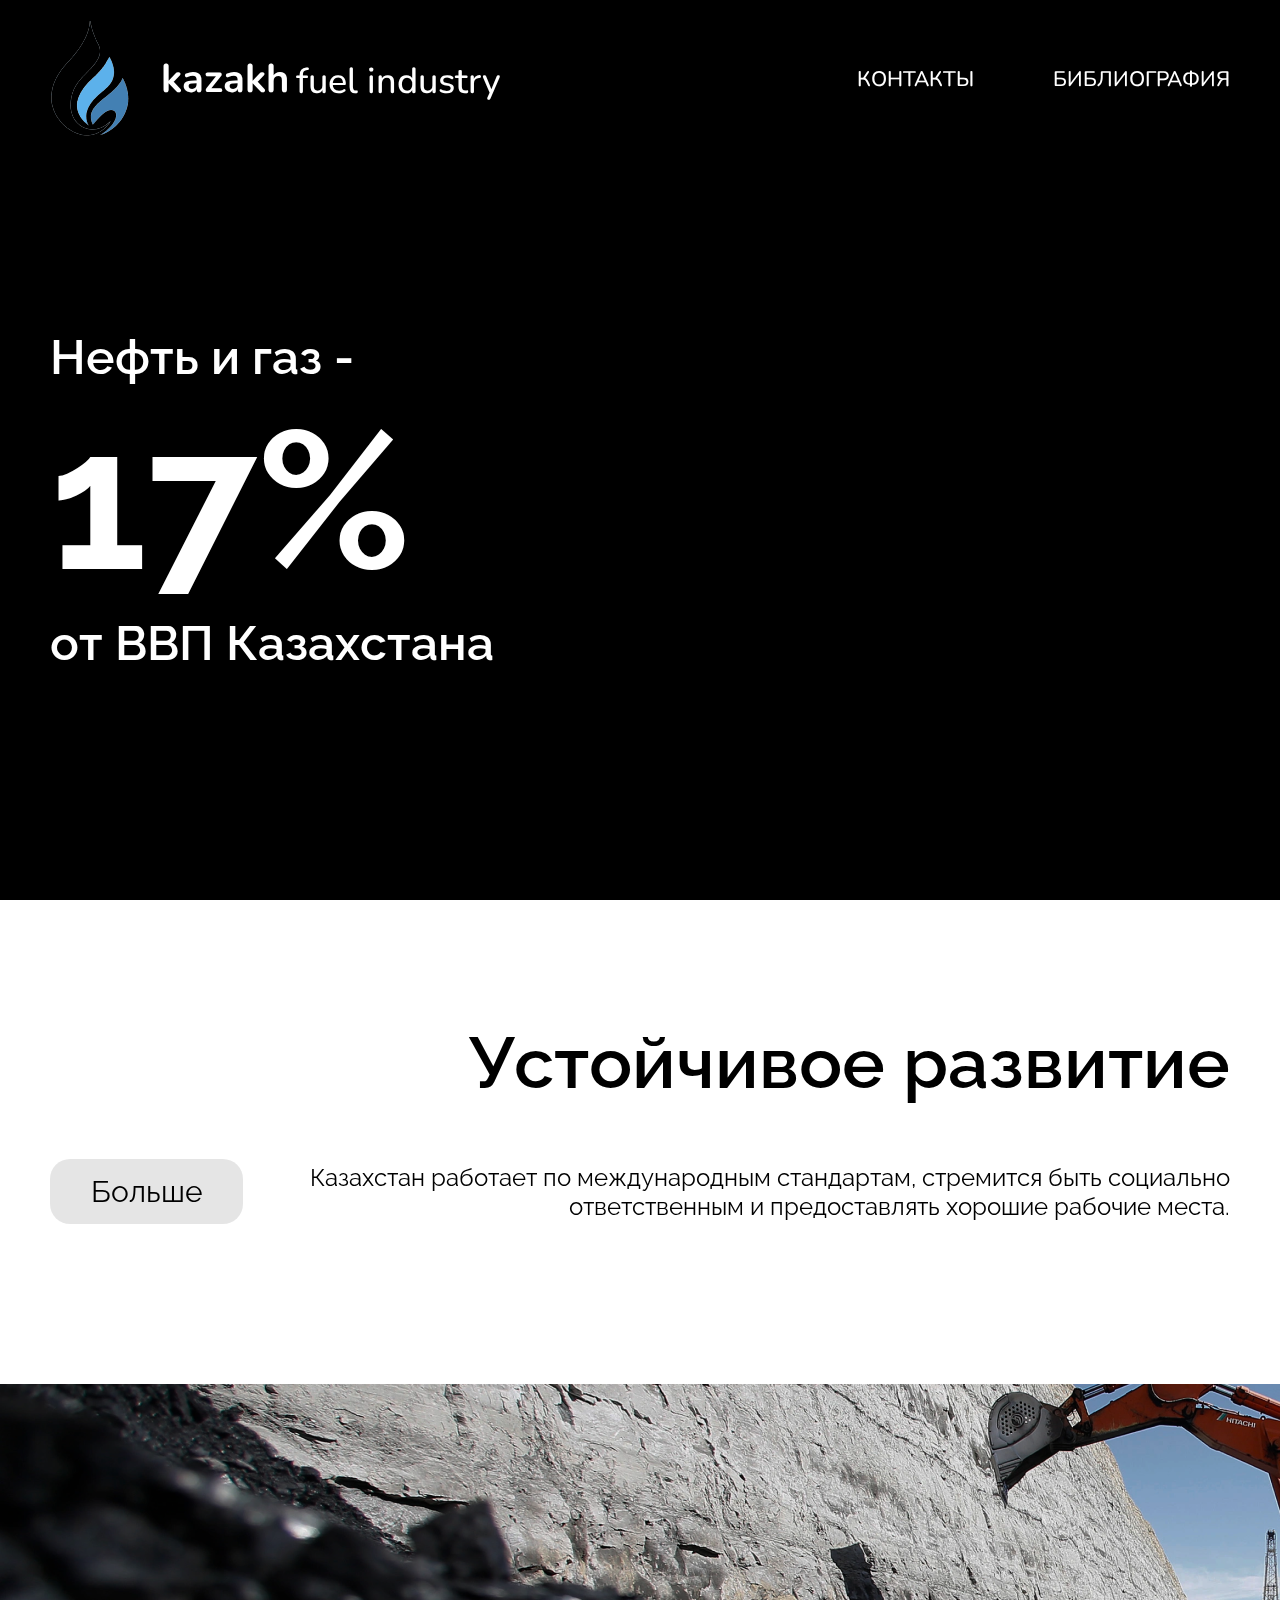
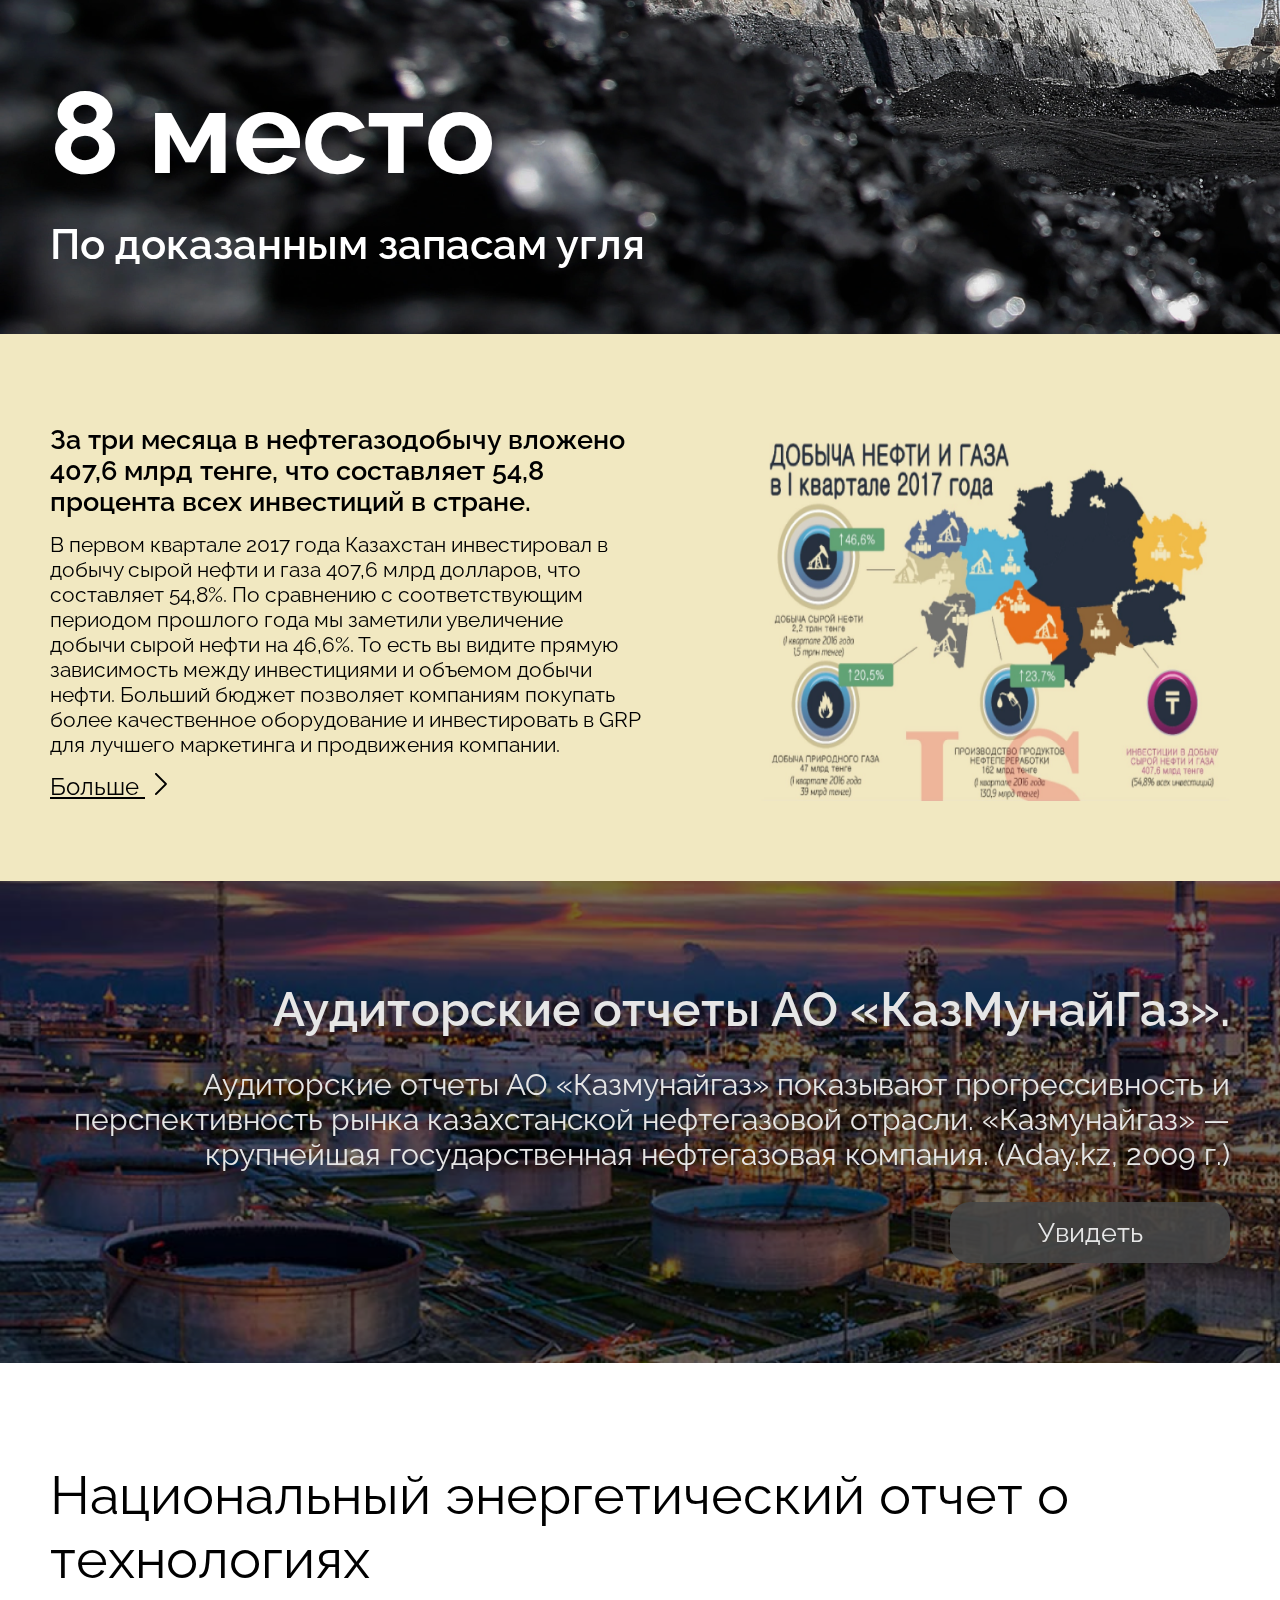
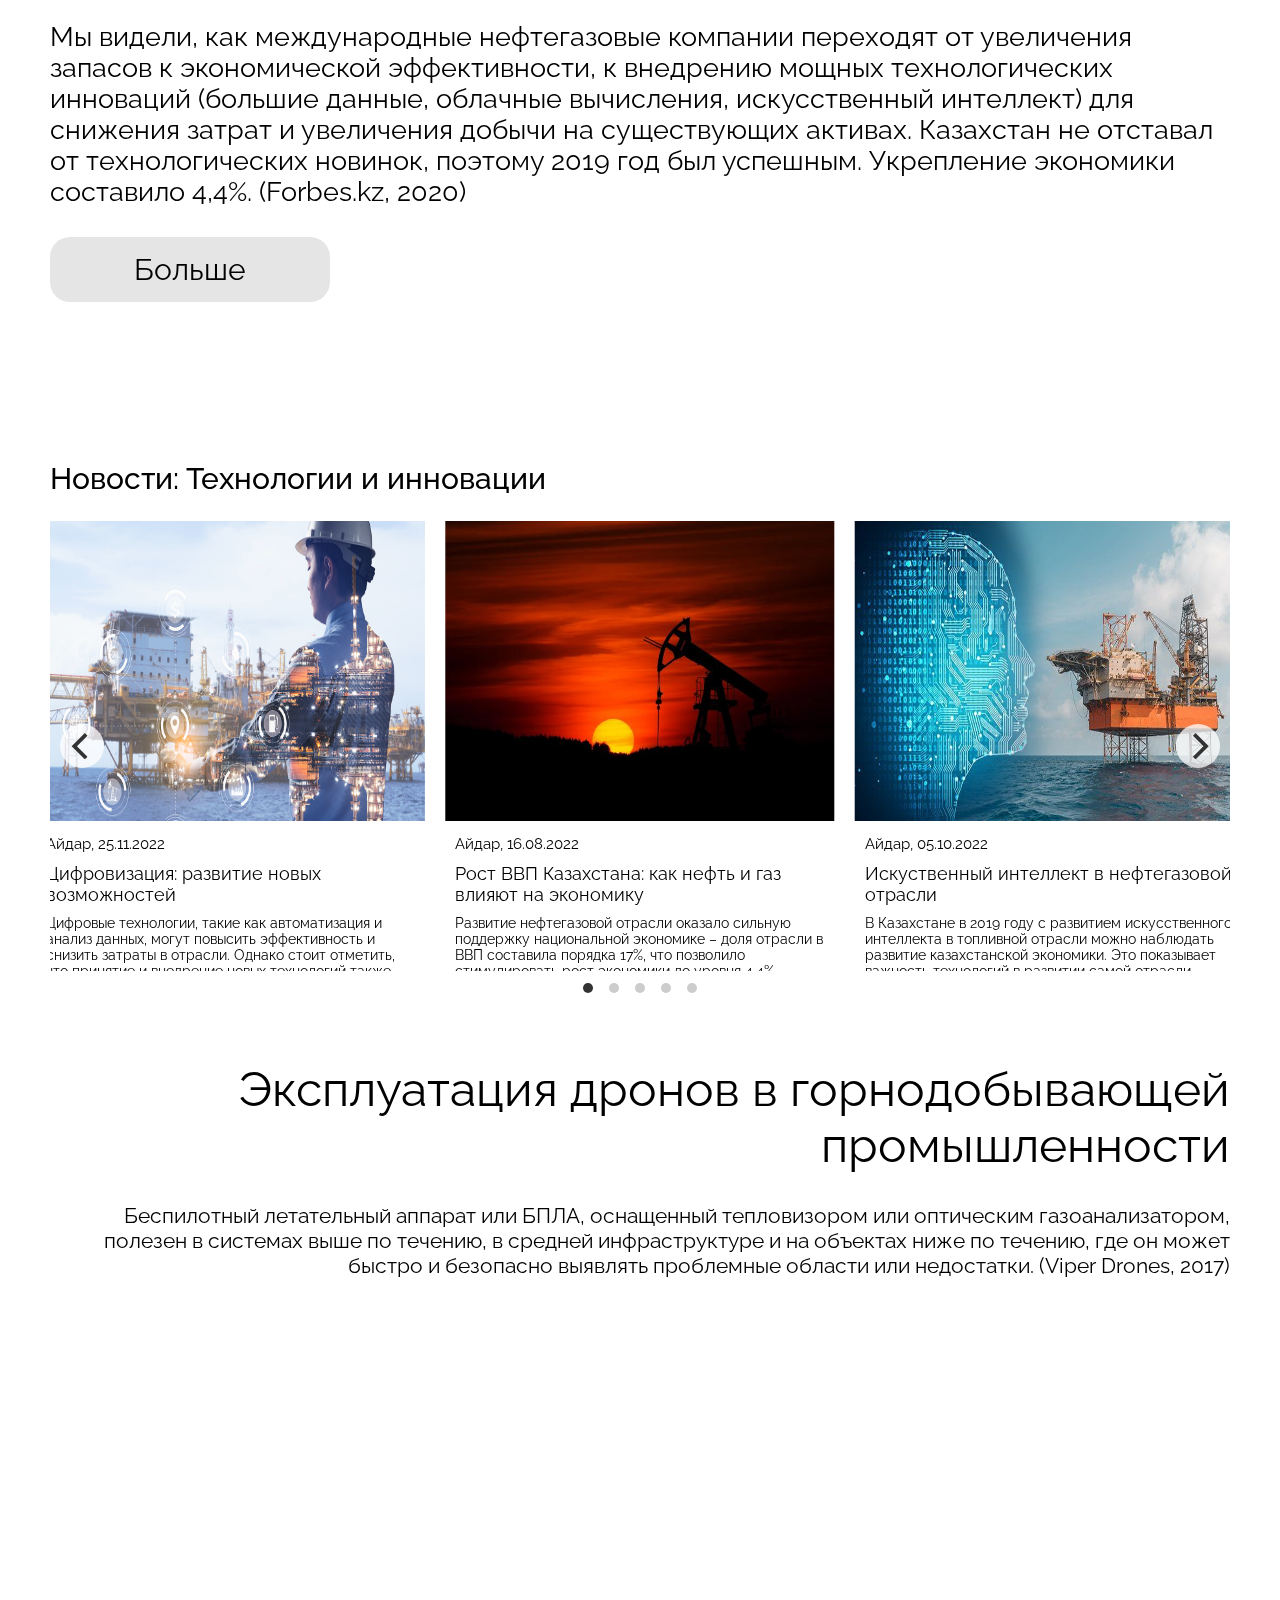
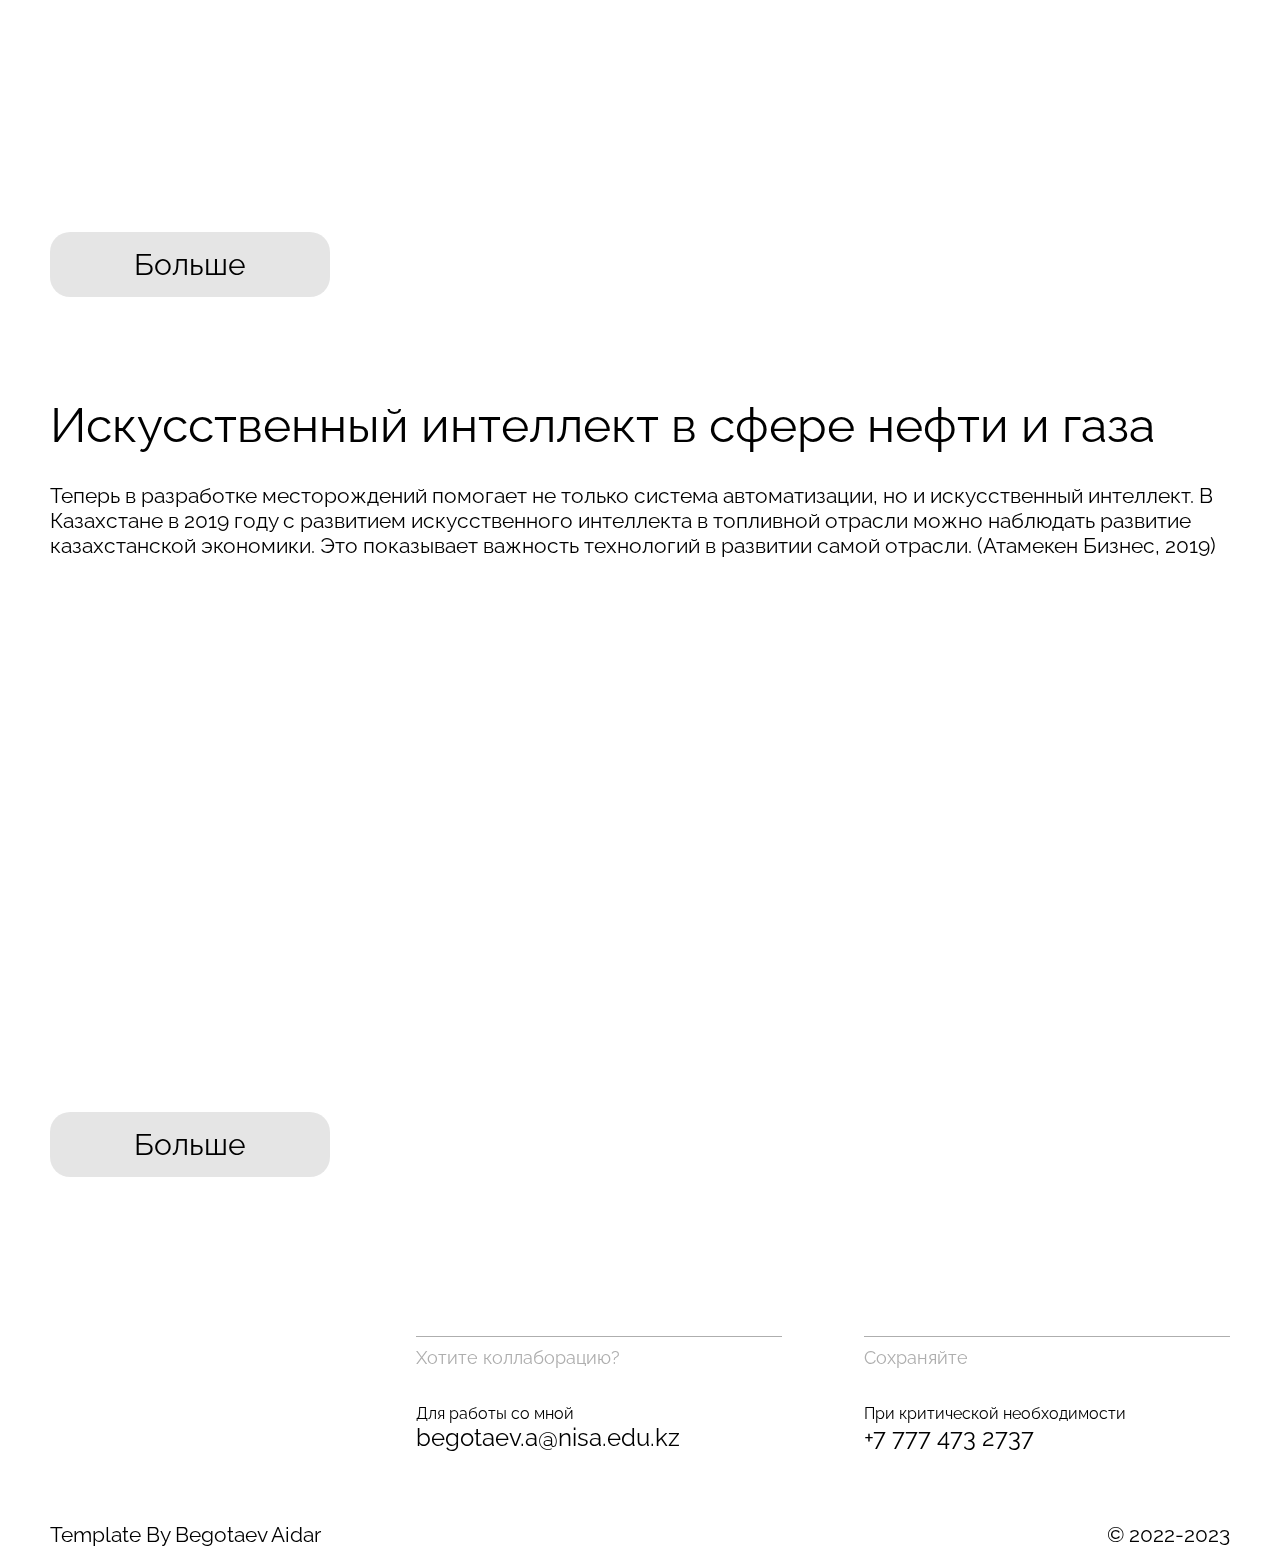
<file: index.html>
<!DOCTYPE html>
<html>
<head>
	<meta charset="utf-8">
	<meta name="viewport" content="width=device-width, initial-scale=1">
	<title>KazFuel</title>
	<link rel="stylesheet" type="text/css" href="css/style.css">
	<link rel="stylesheet" type="text/css" href="css/flickity.css">
</head>
<body>
	<header id="index">
		<div class="container">
			<div id = "main" class="header">
					<a href="index.html">
						<div class="logo">
							<img src="img/logo.png">
							<div class="logo-title1">kazakh</div>
							<div class="logo-title2">fuel industry</div>
						</div>
					</a>
				<ul>
					<a href="contacts.html"><li>КОНТАКТЫ</li></a>
					<a href="bibliography.html"><li>БИБЛИОГРАФИЯ</li></a>
				</ul>
			</div>
		</div>
	</header>
	<div class="header-video">
		<video class="backvideo" autoplay loop muted>
		<source src="img/background.mp4" type="video/mp4">
		</video>
		<div class="shadow">
			
		</div>
	</div>
	<div class="firstScreen"> 
		<div class="container">
			<div class="fsp">
				<div class="p">
					Нефть и газ -
				</div>
				<div class="p1">
					17%
				</div>
				<div class="p">
					от ВВП Казахстана
				</div>
			</div>
		</div>
	</div>
	<div class="stable">
		<div class="container">
			<div class="stable-inner">
				<div class="stable-title">
					Устойчивое развитие
				</div>
				<div class="stable2">
					<div class="stable-button">
						<a href="https://www.caspibitum.kz/uploads/docfiles/__64deb7298176a41c94f94657430a90f8.pdf">Больше</a>
					</div>
					<div class="stable-subtitle">
							Казахстан работает по международным стандартам, стремится быть социально ответственным и предоставлять хорошие рабочие места.
					</div>
				</div>
				
			</div>
		</div>
	</div>
	<div class="coal">
		<div class="container">
			<div class="coal-inner">
				<div class="coal2">
					8 место
				</div>
				<div class="coal1">
					По доказанным запасам угля
				</div>
				
			</div>
		</div>
	</div>
	<div class="investments">
		<div class="container">
			<div class="investments-inner">
				<div class="investments-text">
					<div class="investments-title">
								За три месяца в нефтегазодобычу вложено 407,6 млрд тенге, что составляет 54,8 процента всех инвестиций в стране.
					</div>
					<div class="investments-subtitle">
								В первом квартале 2017 года Казахстан инвестировал в добычу сырой нефти и газа 407,6 млрд долларов, что составляет 54,8%. По сравнению с соответствующим периодом прошлого года мы заметили увеличение добычи сырой нефти на 46,6%. То есть вы видите прямую зависимость между инвестициями и объемом добычи нефти. Больший бюджет позволяет компаниям покупать более качественное оборудование и инвестировать в GRP для лучшего маркетинга и продвижения компании.
					</div>
					<div class="investments-button">
						<a href="https://lsm.kz/skol-ko-v-kazahstane-dobyli-nefti-i-gaza-infografika">
								Больше
						</a>
						<img src="img/arrow.png">
					</div>
				</div>
				<img class="invest"src="img/invest.png">
			</div>
		</div>
	</div>
	<div class="audit">
		<div class="container">
			<div class="audit-inner">
				<div class="audit-title">
					Аудиторские отчеты АО «КазМунайГаз».
				</div>
				<div class="audit-subtitle">
					Аудиторские отчеты АО «Казмунайгаз» показывают прогрессивность и перспективность рынка казахстанской нефтегазовой отрасли. «Казмунайгаз» — крупнейшая государственная нефтегазовая компания. (Aday.kz, 2009 г.)
				</div>
				<div class="audit-button">
					<a href="">
						Увидеть
					</a>
				</div>
			</div>
		</div>
	</div>
	<div class="techno">
		<div class="container">
			<div class="techno-inner">
				<div class="techno-title">
					Национальный энергетический отчет о технологиях
				</div>
				<div class="techno-subtitle">
					Мы видели, как международные нефтегазовые компании переходят от увеличения запасов к экономической эффективности, к внедрению мощных технологических инноваций (большие данные, облачные вычисления, искусственный интеллект) для снижения затрат и увеличения добычи на существующих активах. Казахстан не отставал от технологических новинок, поэтому 2019 год был успешным. Укрепление экономики составило 4,4%. (Forbes.kz, 2020)				</div>
				<div class="stable-button">
					<a href="https://www.kazenergy.com/upload/document/energy-report/NationalReport21_en.pdf">Больше</a>
				</div>
			</div>
		</div>
	</div>
	<div class="news-outer" id="news">
			<div class="container">
				<div class="news-title">
					Новости: Технологии и инновации
				</div>
				<div class="news js-flickity"
		  data-flickity-options='{ "wrapAround": true }'>
					<a href="article1.html"  class="news-cell">
						<img src="img/news1.png">
						<div class="news-author">
							Айдар, 16.08.2022
						</div>
						<div class="news-subtitle">
							Рост ВВП Казахстана: как нефть и газ влияют на экономику
						</div>
						<div class="news-descriptions">
							Развитие нефтегазовой отрасли оказало сильную поддержку национальной экономике – доля отрасли в ВВП составила порядка 17%, что позволило стимулировать рост экономики до уровня 4,4%.
						</div>
					</a>
					<a href="article2.html" class="news-cell">
						<img src="img/news2.png">
						<div class="news-author">
							Айдар, 05.10.2022
						</div>
						<div class="news-subtitle">
							Искуственный интеллект в нефтегазовой отрасли
						</div>
						<div class="news-descriptions">
							В Казахстане в 2019 году с развитием искусственного интеллекта в топливной отрасли можно наблюдать развитие казахстанской экономики. Это показывает важность технологий в развитии самой отрасли.
						</div>
					</a>
					<a href="article3.html" class="news-cell">
						<img src="img/news3.png">
						<div class="news-author">
							Айдар, 16.08.2022
						</div>
						<div class="news-subtitle">
							Дроны в горнодобывающей промышленности
						</div>
						<div class="news-descriptions">
							Беспилотный летательный аппарат или БПЛА, оснащенный тепловизором или оптическим газоанализатором, полезен в системах выше по течению, в средней инфраструктуре и на объектах ниже по течению, где он может быстро и безопасно выявлять проблемные области или недостатки. 
						</div>
					</a>
					<a href="article4.html" class="news-cell">
						<img src="img/news4.png">
						<div class="news-author">
							Айдар, 16.08.2022
						</div>
						<div class="news-subtitle">
							Устойчивое развитие в нефтегазовой отрасли Казахстана
						</div>
						<div class="news-descriptions">
							Какие технологии применяются Казахстаном, чтобы решить глобальные проблемы?
						</div>
					</a>
					<a href="article5.html" class="news-cell">
						<img src="img/news5.png">
						<div class="news-author">
							Айдар, 25.11.2022
						</div>
						<div class="news-subtitle">
							Цифровизация: развитие новых возможностей
						</div>
						<div class="news-descriptions">
							Цифровые технологии, такие как автоматизация и анализ данных, могут повысить эффективность и снизить затраты в отрасли. Однако стоит отметить, что принятие и внедрение новых технологий также может создавать проблемы и требовать значительных инвестиций.
						</div>
					</a>
				</div>
			</div>
		
	</div>
	<div class="vid">
			<div class="container">
				<div class="vid-inner">
					<div class="vid-title">
						Эксплуатация дронов в горнодобывающей промышленности
					</div>
					<div class="vid-subtitle">
						Беспилотный летательный аппарат или БПЛА, оснащенный тепловизором или оптическим газоанализатором, полезен в системах выше по течению, в средней инфраструктуре и на объектах ниже по течению, где он может быстро и безопасно выявлять проблемные области или недостатки. (Viper Drones, 2017)
					</div>
					<iframe width="100%" height="550px" src="https://www.youtube.com/embed/-vx1YRaEMGI" title="YouTube video player" frameborder="0" allow="accelerometer; autoplay; clipboard-write; encrypted-media; gyroscope; picture-in-picture" allowfullscreen></iframe>
					<div class="stable-button">
						<a href="https://www.youtube.com/watch?v=-vx1YRaEMGI&t=16s">Больше</a>
					</div>
				</div>
			</div>
		</div>	
	
	<div class="vid">
		<div class="container">
			<div class="vid-inner o">
				<div class="vid-title">
					Искусственный интеллект в сфере нефти и газа
				</div>
				<div class="vid-subtitle">
					Теперь в разработке месторождений помогает не только система автоматизации, но и искусственный интеллект. В Казахстане в 2019 году с развитием искусственного интеллекта в топливной отрасли можно наблюдать развитие казахстанской экономики. Это показывает важность технологий в развитии самой отрасли. (Атамекен Бизнес, 2019)
				</div>
				<iframe width="100%" height="550px" src="https://www.youtube.com/embed/hLnz64YZ7pg?start=217" title="YouTube video player" frameborder="0" allow="accelerometer; autoplay; clipboard-write; encrypted-media; gyroscope; picture-in-picture" allowfullscreen></iframe>
				<div class="stable-button">
					<a href="https://www.youtube.com/watch?v=hLnz64YZ7pg">Больше</a>
				</div>
			</div>
		</div>
	</div>
	<!-- <div class="vid">
		<div class="container">
			<div class="vid-inner o">
				<div class="vid-title que">
					Ғылыми-техникалық инновациялар 2015 жылдан бастап Қазақстанның отын өнеркәсібін (мұнай, газ, көмір) және оның компанияларын дамытуға қалай әсерін тигізді?
				</div>
				<div class="vid-subtitle ques">
					«Самұрық-Энерго» АҚ мен Forbes 2015 жылдан бері мұнай-газ және көмір секторлары тек жақсарғанын атап өтті. Қазақтың өндіруші өнеркәсібіне әсер еткен көптеген факторлар бар, солардың бірі – технология мен ғылыми инновацияның дамуы. Ғылыми инновациялар маркетинг пен жылжыту үшін Интернетті пайдалануды да, жоғары технологиялық шешімдерді пайдалануды да қамтиды. Маркетингтің аймақ пен компаниялардың өсуіне ықпалының мысалы ретінде Қазақ ұлттық университетінің (2019 ж.) есептеріне сәйкес «ҚазМұнайГаз» ЖӨӨ-ге 12558 млрд теңге жұмсағанын айта аламын, бұл шетелдік инвестиция көлемін  1700 арттырды. ҚМГИ сатып алғаннан кейін «ҚазМұнайГаз» еуропалық нарыққа қол жеткізді. <br>
Сондай-ақ, отын өнеркәсібінің көптеген бағыттары қайта құрылымдалған 2019 жылғы технологиялық серпіні де ұмытпаған жөн. «ҚазМұнайГаз» сияқты көптеген компаниялар техникаларын жаңартып, ғылыми жаңалықтарды енгізді. Тимур Исмагилов (2019 жылғы 21 маусым) айтуынша, қазақстандық компаниялар жасанды интеллектке қол жеткізіп үлгерген. KazEnergy (2021) ұлттық есебіне сәйкес, Қазақстан еуропалық үлкен деректер, жасанды интеллект, бұлттық есептеулер және т.б. жағынан Батыспен салыстыруға ұмтылып жатқанын түсінуге болады.<br>
Көмір өнеркәсібі, керісінше, кері дамуда. Экологиялық факторды ескере отырып, Қазақстан көмірден бас тартып, 2050 жылға қарай өндіруді 50%-ға дейін қысқартуға шешім қабылдады. Біз көмірдің қолжетімділігі бойынша елдер тізімінде 8-ші орындамыз. <br>
Қорытындылай келе, барлық ғылыми жаңалықтар біздің өмірімізге керемет әсер етті деп айта аламын. Шынында да, олардың өсуімен 2019 жылы айтарлықтай жақсартулар болды. Forbes және Samruk-Energy диаграммаларымен салыстырғанда қазақстандық отын саласының дамуын атап өтуге болмайды.
				</div>
			</div>
		</div>
	</div> -->
	<div class="container">
		<div class="footer">
			<div class="footer-l">
				
			</div>
			<div class="footer-r">
				<div class="footer-card">
					<div class="footer-question">
						Хотите коллаборацию?
					</div>
					<div class="footer-subtitle">
						Для работы со мной
					</div>
					<div class="footer-title">
						begotaev.a@nisa.edu.kz
					</div>
				</div>
				<div class="footer-card">
					<div class="footer-question">
						Сохраняйте
					</div>
					<div class="footer-subtitle">
						При критической необходимости
					</div>
					<div class="footer-title">
						+7 777 473 2737
					</div>
				</div>
			</div>
		</div>
	</div>
	
	<footer>
		<div class="container">
			<div class="footer-f">
				Template By Begotaev Aidar 
			</div>
			<div class="footer-s">
				© 2022-2023
			</div>
		</div>
	</footer>

	<script src="js/flickity.pkgd.min.js"></script>

</body>
</html>
</file>
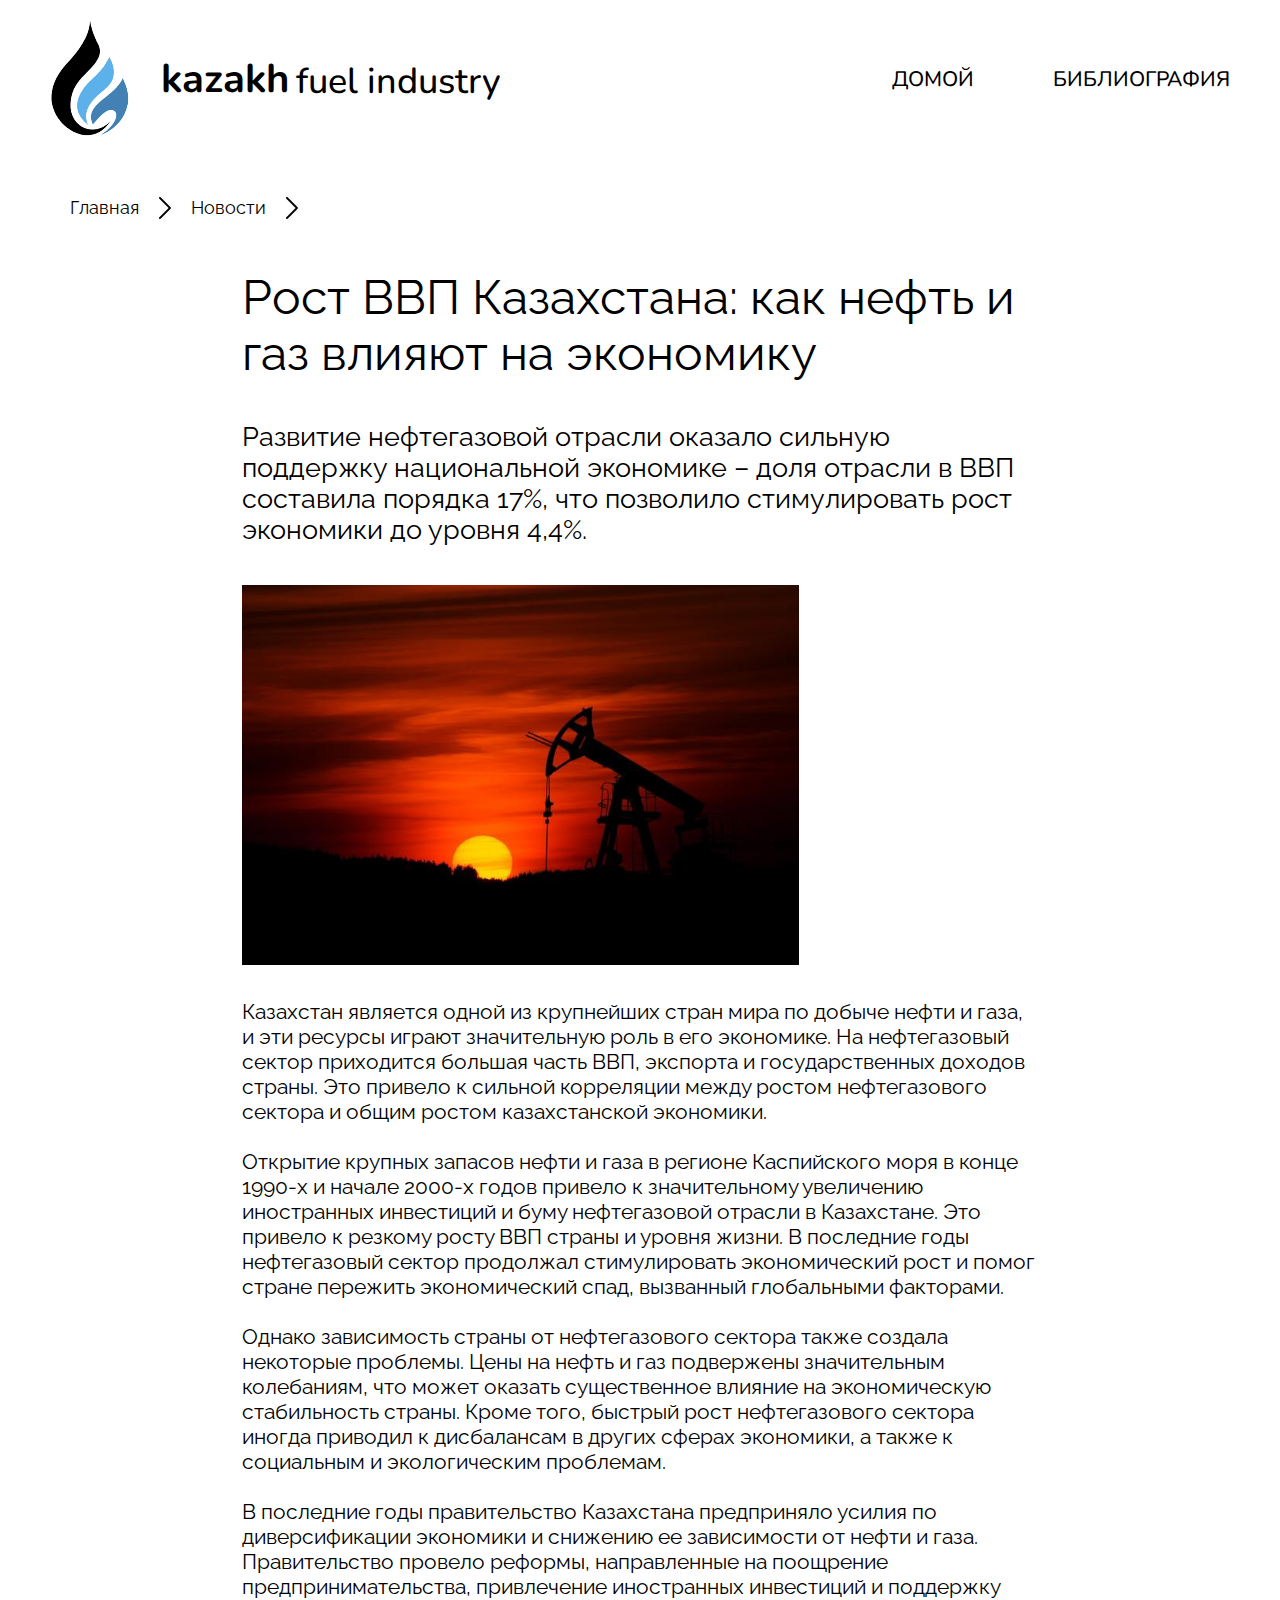
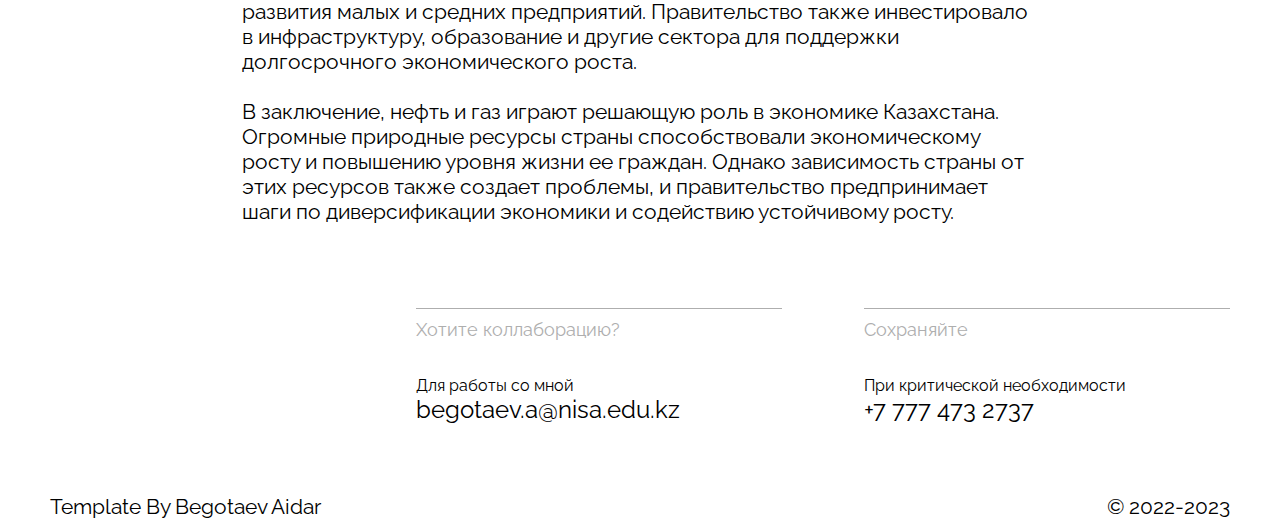
<file: article1.html>
<!DOCTYPE html>
<html>
<head>
	<meta charset="utf-8">
	<meta name="viewport" content="width=device-width, initial-scale=1">
	<title>KazFuel</title>
	<link rel="stylesheet" type="text/css" href="css/style.css">
</head>
<body>
	<header >
		<div class="container">
			<div id="indexHeader" class="header">
					<a href="index.html">
						<div class="logo">
							<img src="img/logo.png">
							<div class="logo-title1">kazakh</div>
							<div class="logo-title2">fuel industry</div>
						</div>
					</a>
				<ul>
					<a href="index.html"><li>ДОМОЙ</li></a>
					<a href="bibliography.html"><li>БИБЛИОГРАФИЯ</li></a>
				</ul>
			</div>
		</div>
	</header>
	<div class="container">
		<div class="linkline">
			<div class="linkline-card"><a href="index.html">Главная</a></div>
			<img src="img/arrow.png">
			<div class="linkline-card"><a href="index.html#news">Новости</a></div>
			<img src="img/arrow.png">
		</div>
	</div>
	<article>
		<div class="container">
					<div class="article-title">
						Рост ВВП Казахстана: как нефть и газ влияют на экономику
					</div>
					<div class="article-subtitle">
						Развитие нефтегазовой отрасли оказало сильную поддержку национальной экономике – доля отрасли в ВВП составила порядка 17%, что позволило стимулировать рост экономики до уровня 4,4%.
					</div>
					<img src="img/news1.png">
					<div class="article-text">
						Казахстан является одной из крупнейших стран мира по добыче нефти и газа, и эти ресурсы играют значительную роль в его экономике. На нефтегазовый сектор приходится большая часть ВВП, экспорта и государственных доходов страны. Это привело к сильной корреляции между ростом нефтегазового сектора и общим ростом казахстанской экономики.<br><br>

			Открытие крупных запасов нефти и газа в регионе Каспийского моря в конце 1990-х и начале 2000-х годов привело к значительному увеличению иностранных инвестиций и буму нефтегазовой отрасли в Казахстане. Это привело к резкому росту ВВП страны и уровня жизни. В последние годы нефтегазовый сектор продолжал стимулировать экономический рост и помог стране пережить экономический спад, вызванный глобальными факторами.<br><br>

			Однако зависимость страны от нефтегазового сектора также создала некоторые проблемы. Цены на нефть и газ подвержены значительным колебаниям, что может оказать существенное влияние на экономическую стабильность страны. Кроме того, быстрый рост нефтегазового сектора иногда приводил к дисбалансам в других сферах экономики, а также к социальным и экологическим проблемам.<br><br>

			В последние годы правительство Казахстана предприняло усилия по диверсификации экономики и снижению ее зависимости от нефти и газа. Правительство провело реформы, направленные на поощрение предпринимательства, привлечение иностранных инвестиций и поддержку развития малых и средних предприятий. Правительство также инвестировало в инфраструктуру, образование и другие сектора для поддержки долгосрочного экономического роста.<br><br>

			В заключение, нефть и газ играют решающую роль в экономике Казахстана. Огромные природные ресурсы страны способствовали экономическому росту и повышению уровня жизни ее граждан. Однако зависимость страны от этих ресурсов также создает проблемы, и правительство предпринимает шаги по диверсификации экономики и содействию устойчивому росту.<br><br>
					</div>
		</div>
		
	</article>
	<div class="container">
		<div class="footer">
			<div class="footer-l">
				
			</div>
			<div class="footer-r">
				<div class="footer-card">
					<div class="footer-question">
						Хотите коллаборацию?
					</div>
					<div class="footer-subtitle">
						Для работы со мной
					</div>
					<div class="footer-title">
						begotaev.a@nisa.edu.kz
					</div>
				</div>
				<div class="footer-card">
					<div class="footer-question">
						Сохраняйте
					</div>
					<div class="footer-subtitle">
						При критической необходимости
					</div>
					<div class="footer-title">
						+7 777 473 2737
					</div>
				</div>
			</div>
		</div>
	</div>
	<footer>
		<div id="articles"class="container">
			<div class="footer-f">
				Template By Begotaev Aidar 
			</div>
			<div class="footer-s">
				© 2022-2023
			</div>
		</div>
	</footer>
</body>
</html>
</file>
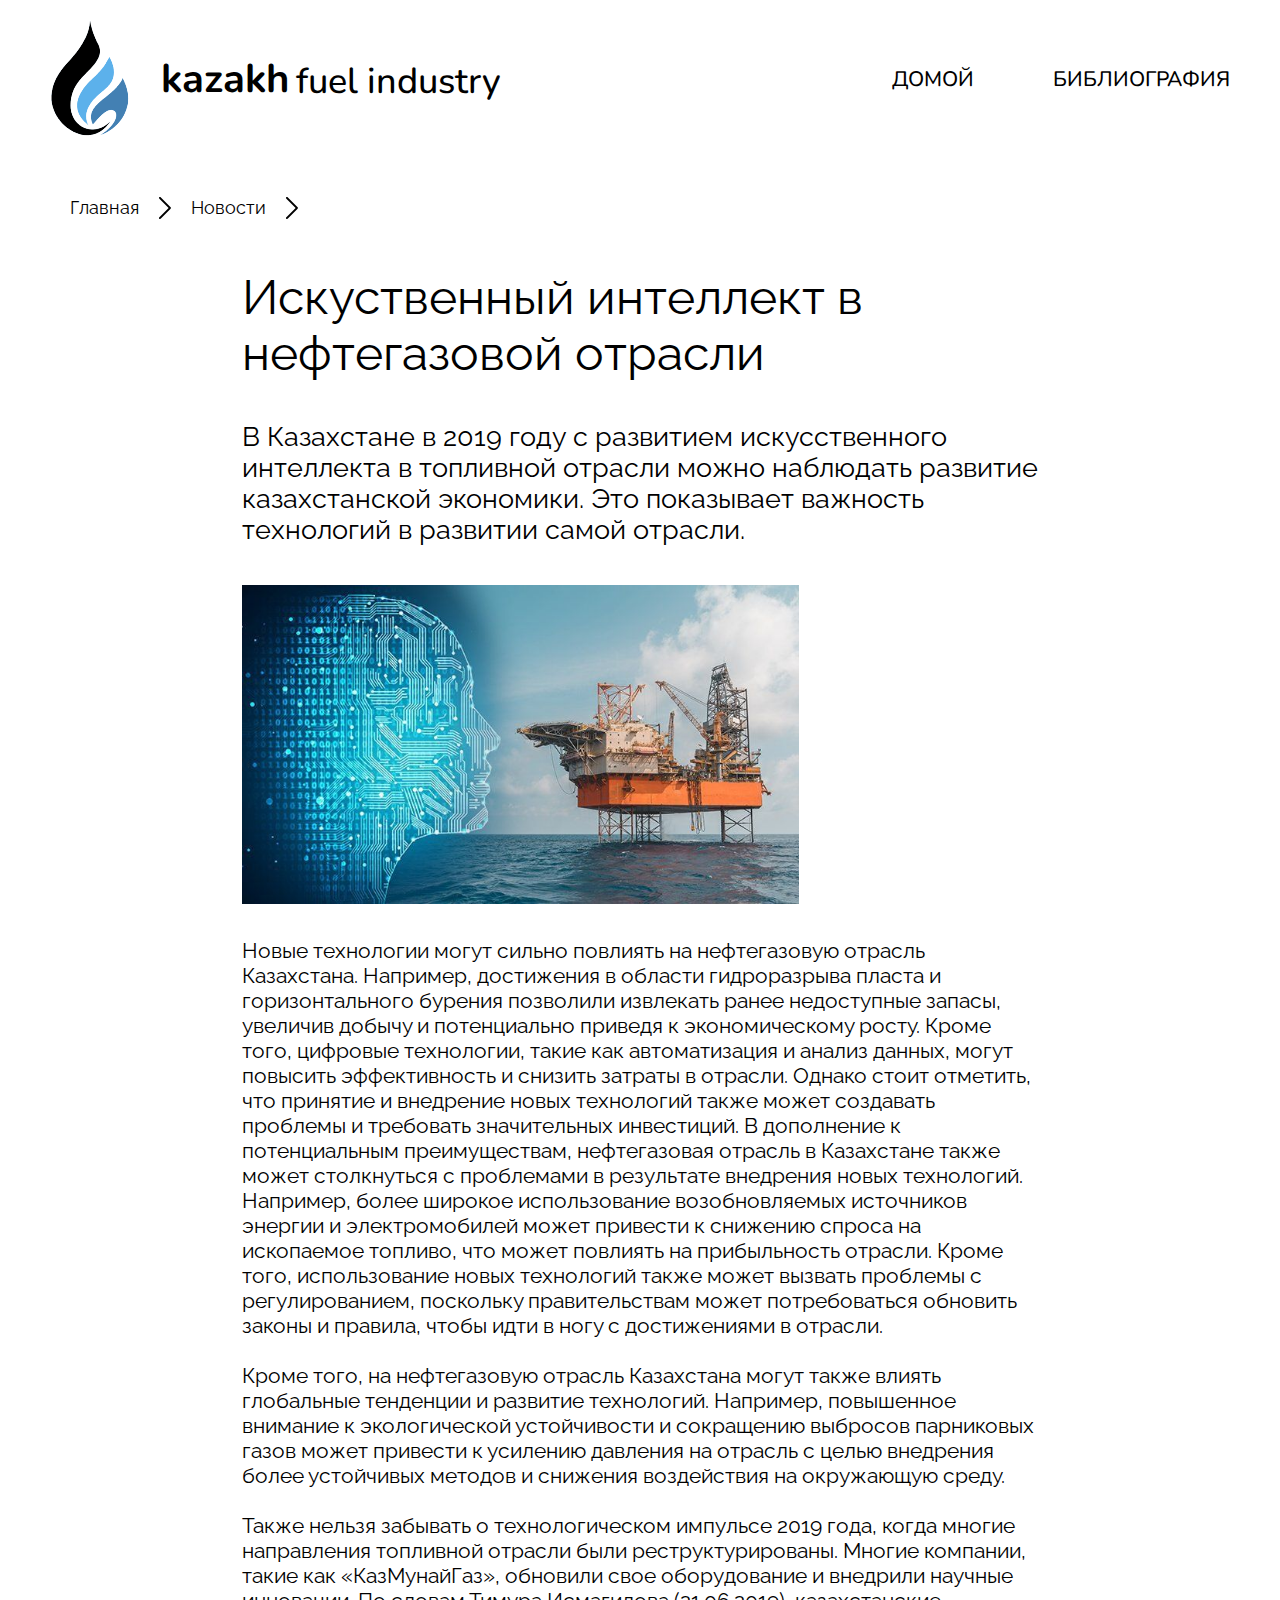
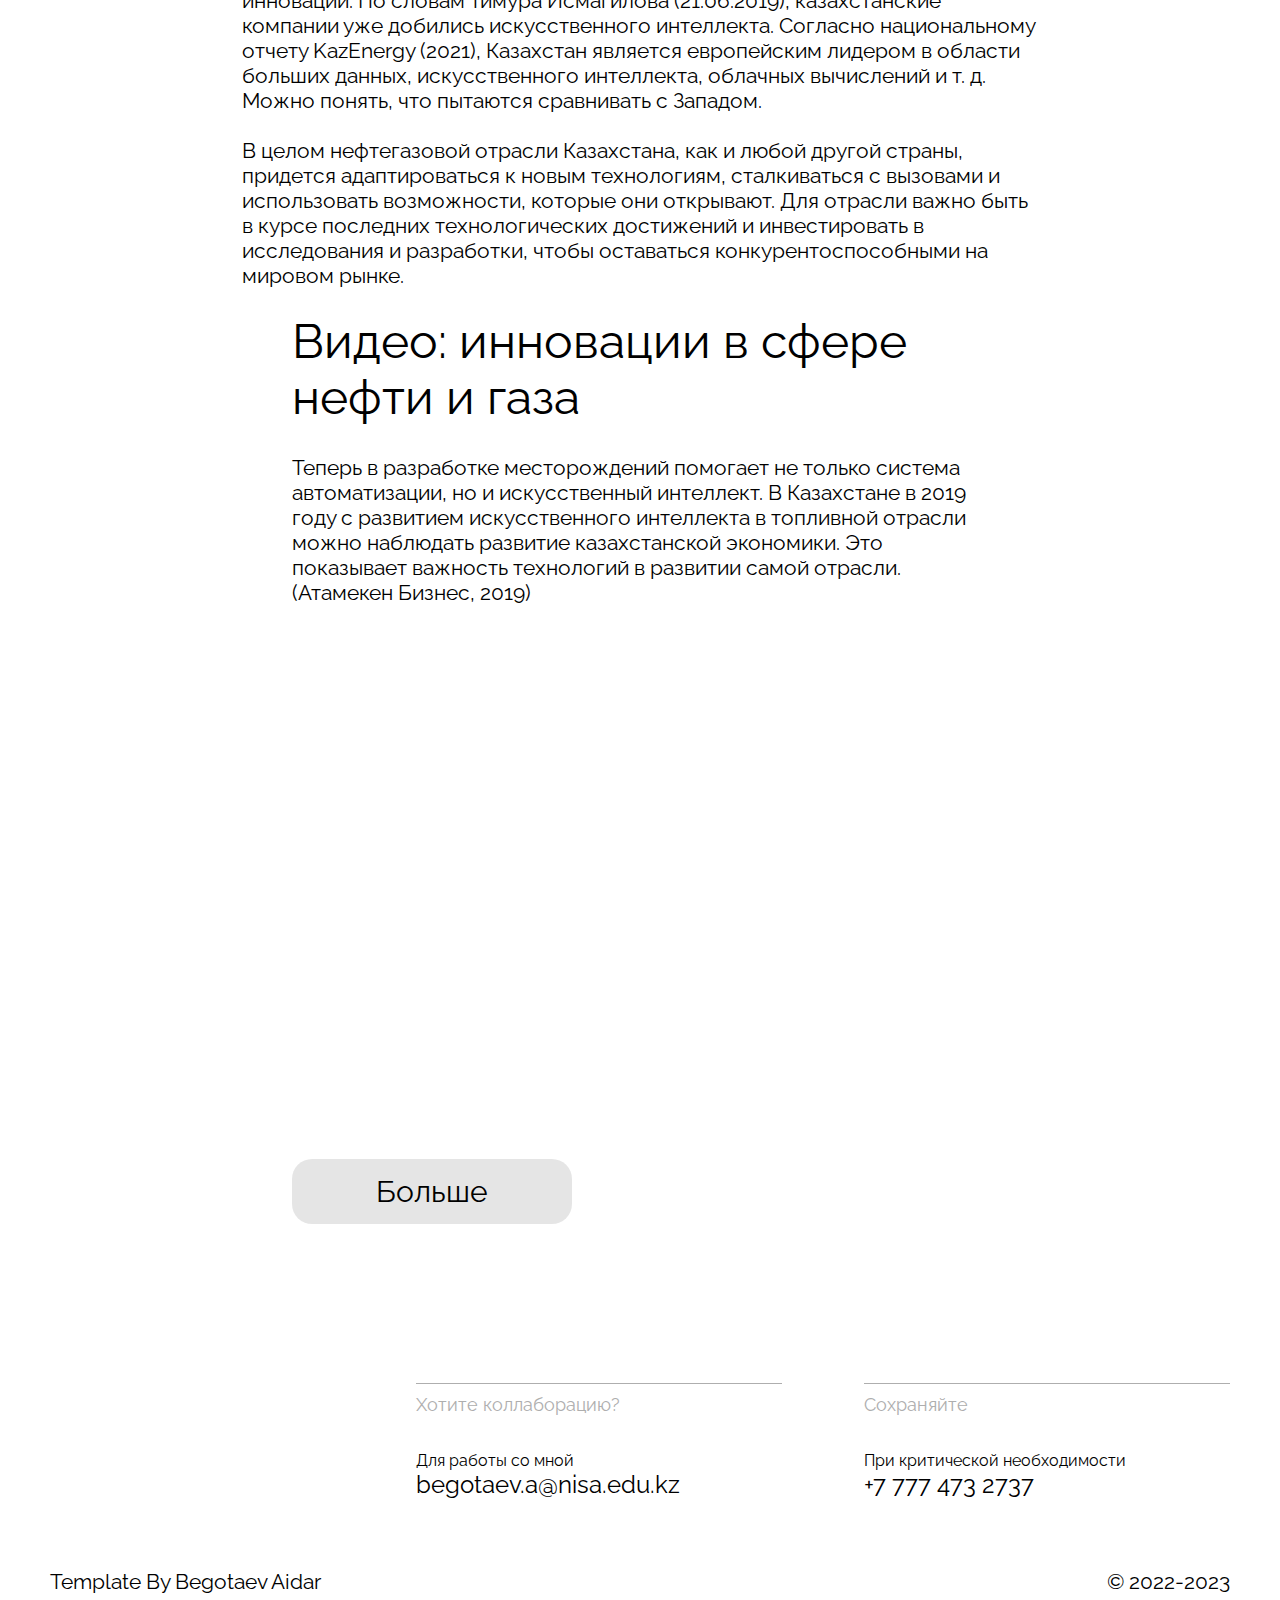
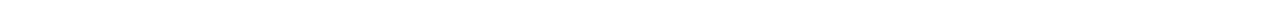
<file: article2.html>
<!DOCTYPE html>
<html>
<head>
	<meta charset="utf-8">
	<meta name="viewport" content="width=device-width, initial-scale=1">
	<title>KazFuel</title>
	<link rel="stylesheet" type="text/css" href="css/style.css">
</head>
<body>
	<header >
		<div class="container">
			<div id="indexHeader" class="header">
					<a href="index.html">
						<div class="logo">
							<img src="img/logo.png">
							<div class="logo-title1">kazakh</div>
							<div class="logo-title2">fuel industry</div>
						</div>
					</a>
				<ul>
					<a href="index.html"><li>ДОМОЙ</li></a>
					<a href="bibliography.html"><li>БИБЛИОГРАФИЯ</li></a>
				</ul>
			</div>
		</div>
	</header>
	<div class="container">
		<div class="linkline">
			<div class="linkline-card"><a href="index.html">Главная</a></div>
			<img src="img/arrow.png">
			<div class="linkline-card"><a href="index.html#news">Новости</a></div>
			<img src="img/arrow.png">
		</div>
	</div>
	<article>
		<div class="container">
					<div class="article-title">
						Искуственный интеллект в нефтегазовой отрасли
					</div>
					<div class="article-subtitle">
						В Казахстане в 2019 году с развитием искусственного интеллекта в топливной отрасли можно наблюдать развитие казахстанской экономики. Это показывает важность технологий в развитии самой отрасли.
					</div>
					<img src="img/news2.png">
					<div class="article-text">
						Новые технологии могут сильно повлиять на нефтегазовую отрасль Казахстана. Например, достижения в области гидроразрыва пласта и горизонтального бурения позволили извлекать ранее недоступные запасы, увеличив добычу и потенциально приведя к экономическому росту. Кроме того, цифровые технологии, такие как автоматизация и анализ данных, могут повысить эффективность и снизить затраты в отрасли. Однако стоит отметить, что принятие и внедрение новых технологий также может создавать проблемы и требовать значительных инвестиций.
						В дополнение к потенциальным преимуществам, нефтегазовая отрасль в Казахстане также может столкнуться с проблемами в результате внедрения новых технологий. Например, более широкое использование возобновляемых источников энергии и электромобилей может привести к снижению спроса на ископаемое топливо, что может повлиять на прибыльность отрасли. Кроме того, использование новых технологий также может вызвать проблемы с регулированием, поскольку правительствам может потребоваться обновить законы и правила, чтобы идти в ногу с достижениями в отрасли.<br><br>

						Кроме того, на нефтегазовую отрасль Казахстана могут также влиять глобальные тенденции и развитие технологий. Например, повышенное внимание к экологической устойчивости и сокращению выбросов парниковых газов может привести к усилению давления на отрасль с целью внедрения более устойчивых методов и снижения воздействия на окружающую среду.<br><br>

						Также нельзя забывать о технологическом импульсе 2019 года, когда многие направления топливной отрасли были реструктурированы. Многие компании, такие как «КазМунайГаз», обновили свое оборудование и внедрили научные инновации. По словам Тимура Исмагилова (21.06.2019), казахстанские компании уже добились искусственного интеллекта. Согласно национальному отчету KazEnergy (2021), Казахстан является европейским лидером в области больших данных, искусственного интеллекта, облачных вычислений и т. д. Можно понять, что пытаются сравнивать с Западом.<br><br>

						В целом нефтегазовой отрасли Казахстана, как и любой другой страны, придется адаптироваться к новым технологиям, сталкиваться с вызовами и использовать возможности, которые они открывают. Для отрасли важно быть в курсе последних технологических достижений и инвестировать в исследования и разработки, чтобы оставаться конкурентоспособными на мировом рынке.<br><br>


		</div>
		<div class="vid">
		<div class="container">
			<div class="vid-inner o">
				<div class="vid-title">
					Видео: инновации в сфере нефти и газа
				</div>
				<div class="vid-subtitle">
					Теперь в разработке месторождений помогает не только система автоматизации, но и искусственный интеллект. В Казахстане в 2019 году с развитием искусственного интеллекта в топливной отрасли можно наблюдать развитие казахстанской экономики. Это показывает важность технологий в развитии самой отрасли. (Атамекен Бизнес, 2019)
				</div>
				<iframe width="100%" height="550px" src="https://www.youtube.com/embed/hLnz64YZ7pg?start=217" title="YouTube video player" frameborder="0" allow="accelerometer; autoplay; clipboard-write; encrypted-media; gyroscope; picture-in-picture" allowfullscreen></iframe>
				<div class="stable-button">
					<a href="https://www.youtube.com/watch?v=hLnz64YZ7pg">Больше</a>
				</div>
			</div>
		</div>
	</div>
	</article>

	<div class="container">
		<div class="footer">
			<div class="footer-l">
				
			</div>
			<div class="footer-r">
				<div class="footer-card">
					<div class="footer-question">
						Хотите коллаборацию?
					</div>
					<div class="footer-subtitle">
						Для работы со мной
					</div>
					<div class="footer-title">
						begotaev.a@nisa.edu.kz
					</div>
				</div>
				<div class="footer-card">
					<div class="footer-question">
						Сохраняйте
					</div>
					<div class="footer-subtitle">
						При критической необходимости
					</div>
					<div class="footer-title">
						+7 777 473 2737
					</div>
				</div>
			</div>
		</div>
	</div>
	<footer>
		<div id="articles"class="container">
			<div class="footer-f">
				Template By Begotaev Aidar 
			</div>
			<div class="footer-s">
				© 2022-2023
			</div>
		</div>
	</footer>
</body>
</html>
</file>
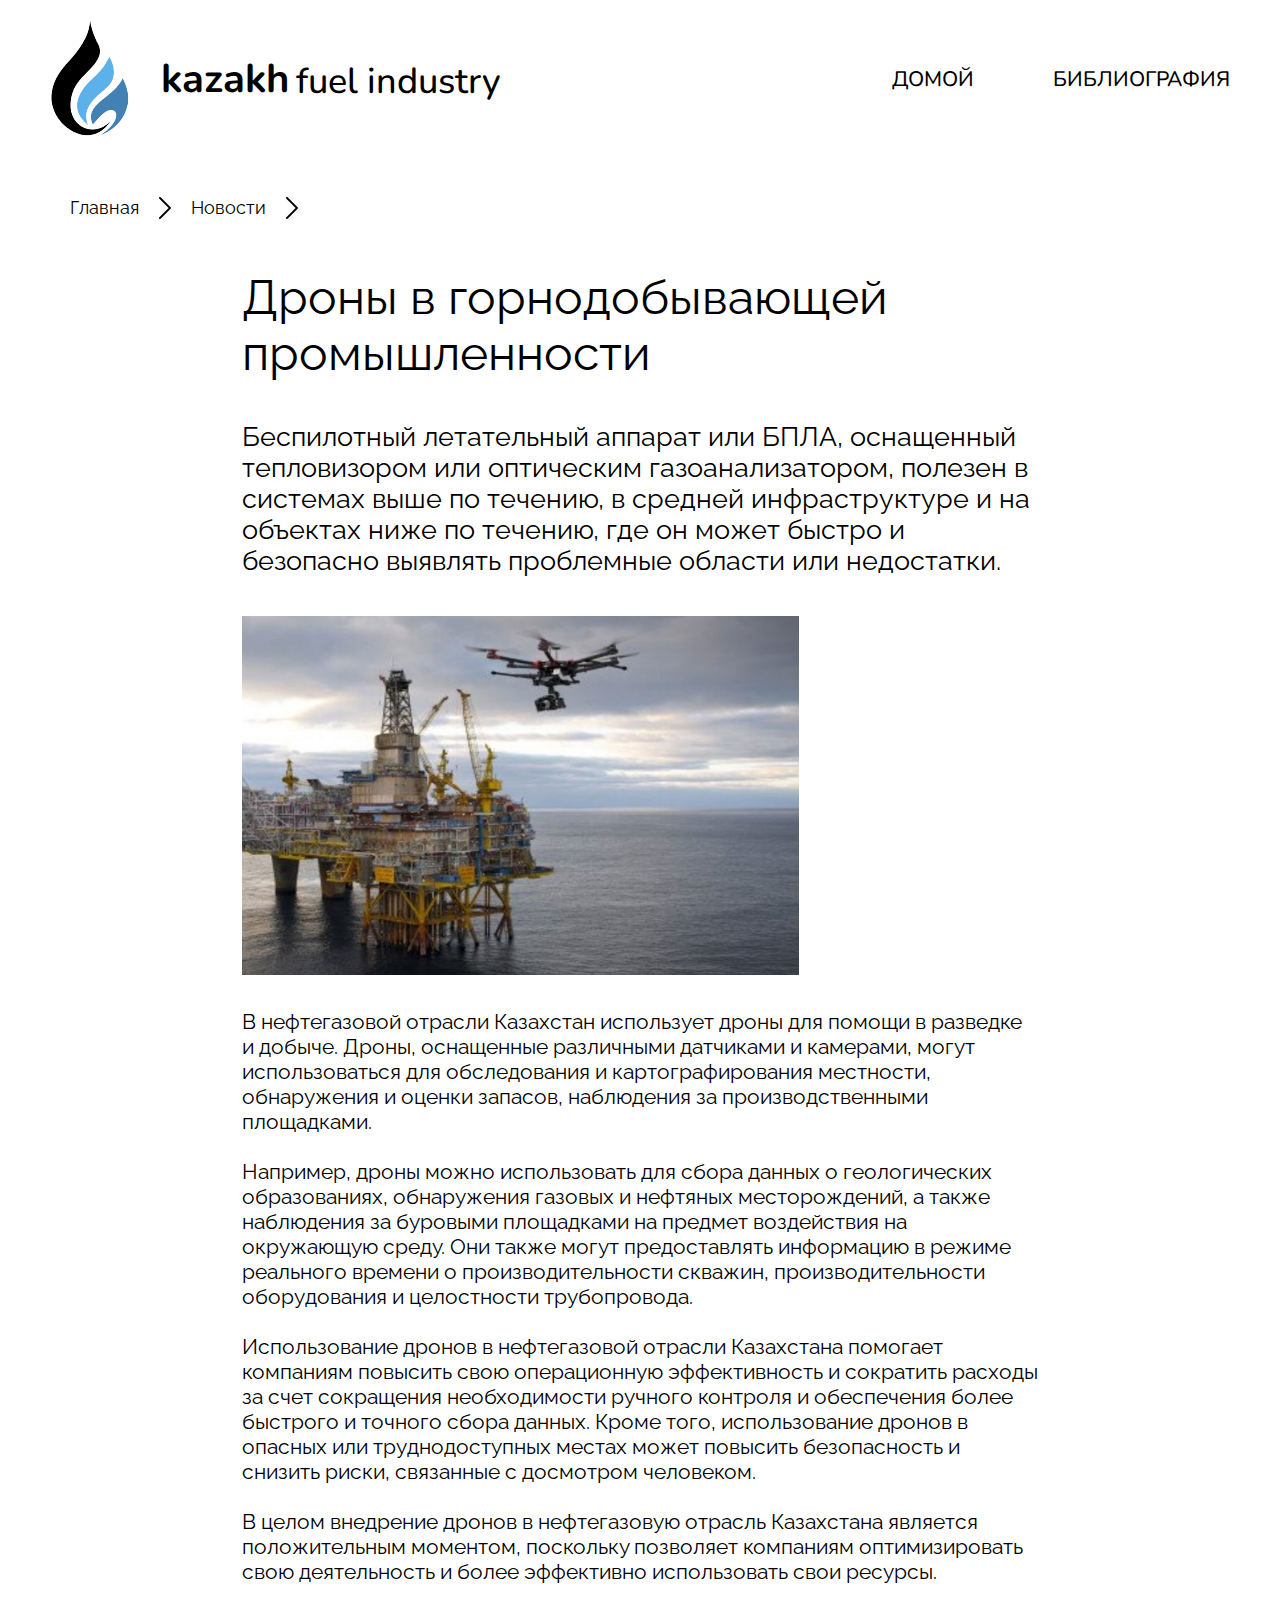
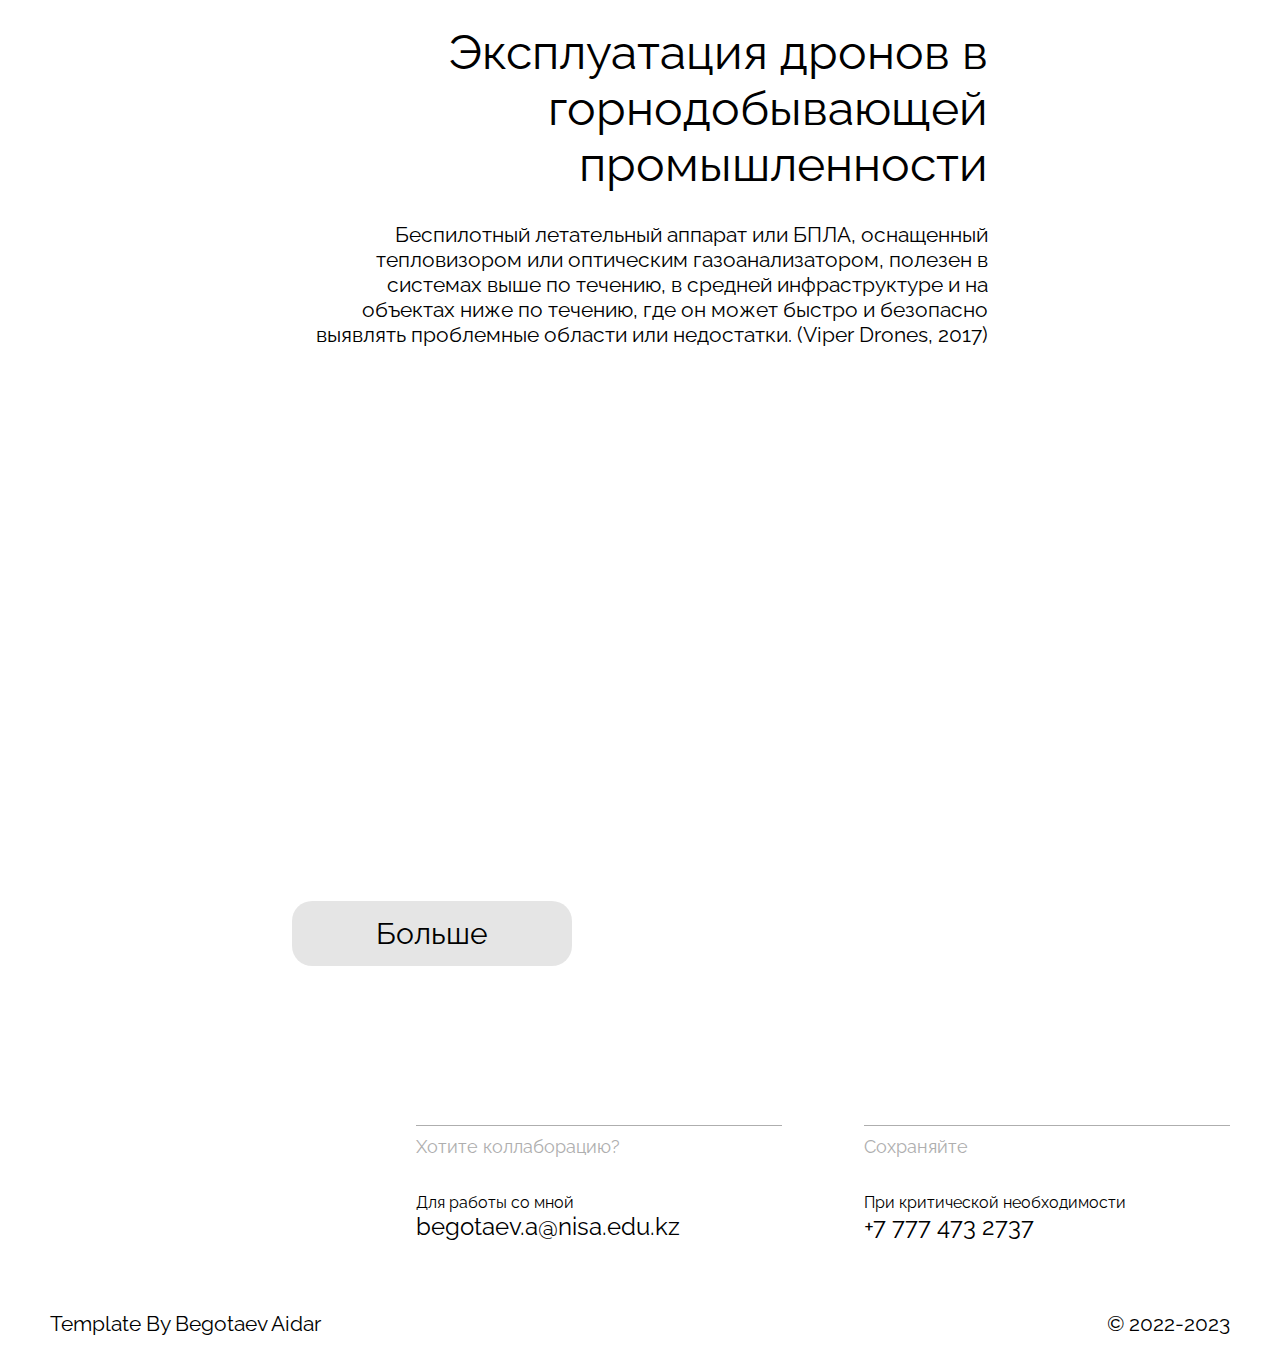
<file: article3.html>
<!DOCTYPE html>
<html>
<head>
	<meta charset="utf-8">
	<meta name="viewport" content="width=device-width, initial-scale=1">
	<title>KazFuel</title>
	<link rel="stylesheet" type="text/css" href="css/style.css">
</head>
<body>
	<header >
		<div class="container">
			<div id="indexHeader" class="header">
					<a href="index.html">
						<div class="logo">
							<img src="img/logo.png">
							<div class="logo-title1">kazakh</div>
							<div class="logo-title2">fuel industry</div>
						</div>
					</a>
				<ul>
					<a href="index.html"><li>ДОМОЙ</li></a>
					<a href="bibliography.html"><li>БИБЛИОГРАФИЯ</li></a>
				</ul>
			</div>
		</div>
	</header>
	<div class="container">
		<div class="linkline">
			<div class="linkline-card"><a href="index.html">Главная</a></div>
			<img src="img/arrow.png">
			<div class="linkline-card"><a href="index.html#news">Новости</a></div>
			<img src="img/arrow.png">
		</div>
	</div>
	<article>
		<div class="container">
					<div class="article-title">
						Дроны в горнодобывающей промышленности
					</div>
					<div class="article-subtitle">
						Беспилотный летательный аппарат или БПЛА, оснащенный тепловизором или оптическим газоанализатором, полезен в системах выше по течению, в средней инфраструктуре и на объектах ниже по течению, где он может быстро и безопасно выявлять проблемные области или недостатки. 
					</div>
					<img src="img/news3.png">
					<div class="article-text">
						В нефтегазовой отрасли Казахстан использует дроны для помощи в разведке и добыче. Дроны, оснащенные различными датчиками и камерами, могут использоваться для обследования и картографирования местности, обнаружения и оценки запасов, наблюдения за производственными площадками.<br><br>

						Например, дроны можно использовать для сбора данных о геологических образованиях, обнаружения газовых и нефтяных месторождений, а также наблюдения за буровыми площадками на предмет воздействия на окружающую среду. Они также могут предоставлять информацию в режиме реального времени о производительности скважин, производительности оборудования и целостности трубопровода.<br><br>

						Использование дронов в нефтегазовой отрасли Казахстана помогает компаниям повысить свою операционную эффективность и сократить расходы за счет сокращения необходимости ручного контроля и обеспечения более быстрого и точного сбора данных. Кроме того, использование дронов в опасных или труднодоступных местах может повысить безопасность и снизить риски, связанные с досмотром человеком.<br><br>

						В целом внедрение дронов в нефтегазовую отрасль Казахстана является положительным моментом, поскольку позволяет компаниям оптимизировать свою деятельность и более эффективно использовать свои ресурсы.
		</div>
		<div class="vid" id="aaaa">
			<div class="container">
				<div class="vid-inner">
					<div class="vid-title">
						Эксплуатация дронов в горнодобывающей промышленности
					</div>
					<div class="vid-subtitle">
						Беспилотный летательный аппарат или БПЛА, оснащенный тепловизором или оптическим газоанализатором, полезен в системах выше по течению, в средней инфраструктуре и на объектах ниже по течению, где он может быстро и безопасно выявлять проблемные области или недостатки. (Viper Drones, 2017)
					</div>
					<iframe width="100%" height="550px" src="https://www.youtube.com/embed/-vx1YRaEMGI" title="YouTube video player" frameborder="0" allow="accelerometer; autoplay; clipboard-write; encrypted-media; gyroscope; picture-in-picture" allowfullscreen></iframe>
					<div class="stable-button">
						<a href="https://www.youtube.com/watch?v=-vx1YRaEMGI&t=16s">Больше</a>
					</div>
				</div>
			</div>
		</div>	
	
	</article>
	<div class="container">
		<div class="footer">
			<div class="footer-l">
				
			</div>
			<div class="footer-r">
				<div class="footer-card">
					<div class="footer-question">
						Хотите коллаборацию?
					</div>
					<div class="footer-subtitle">
						Для работы со мной
					</div>
					<div class="footer-title">
						begotaev.a@nisa.edu.kz
					</div>
				</div>
				<div class="footer-card">
					<div class="footer-question">
						Сохраняйте
					</div>
					<div class="footer-subtitle">
						При критической необходимости
					</div>
					<div class="footer-title">
						+7 777 473 2737
					</div>
				</div>
			</div>
		</div>
	</div>
	<footer>
		<div id="articles"class="container">
			<div class="footer-f">
				Template By Begotaev Aidar 
			</div>
			<div class="footer-s">
				© 2022-2023
			</div>
		</div>
	</footer>
</body>
</html>
</file>
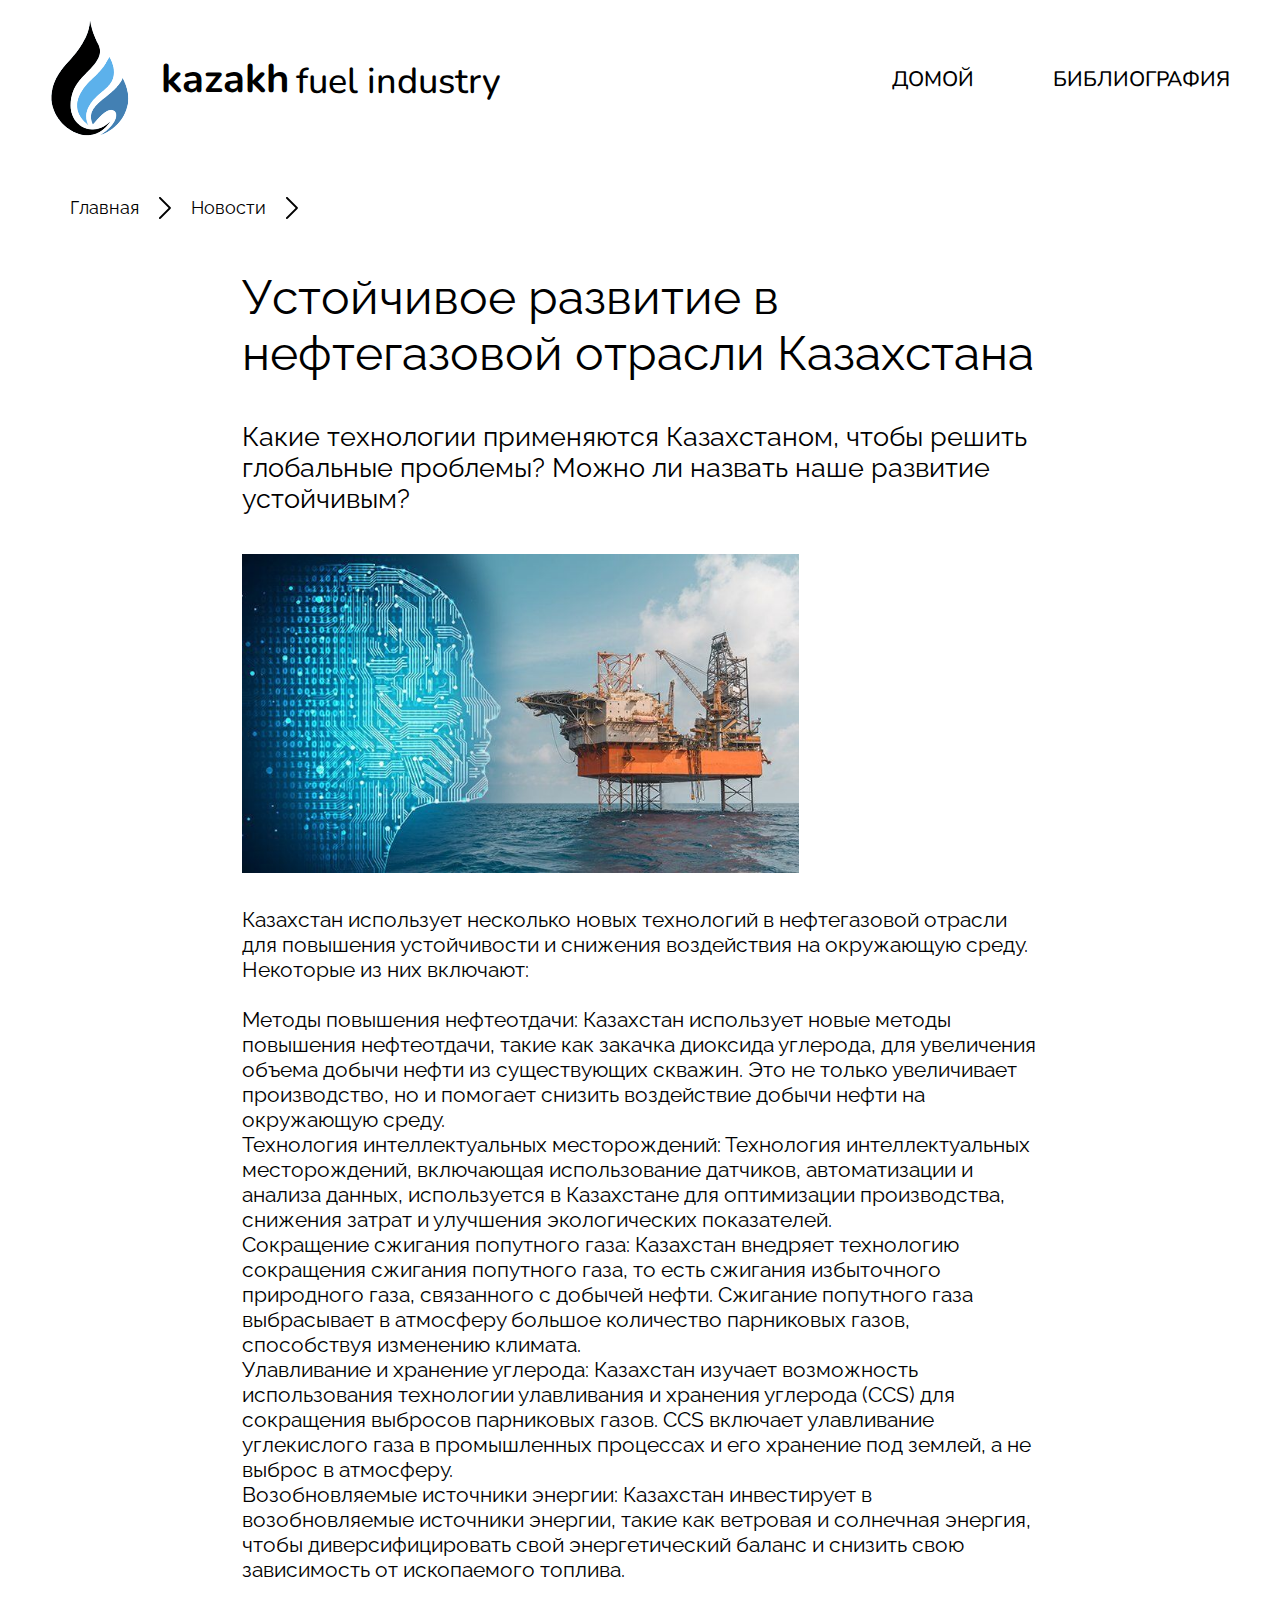
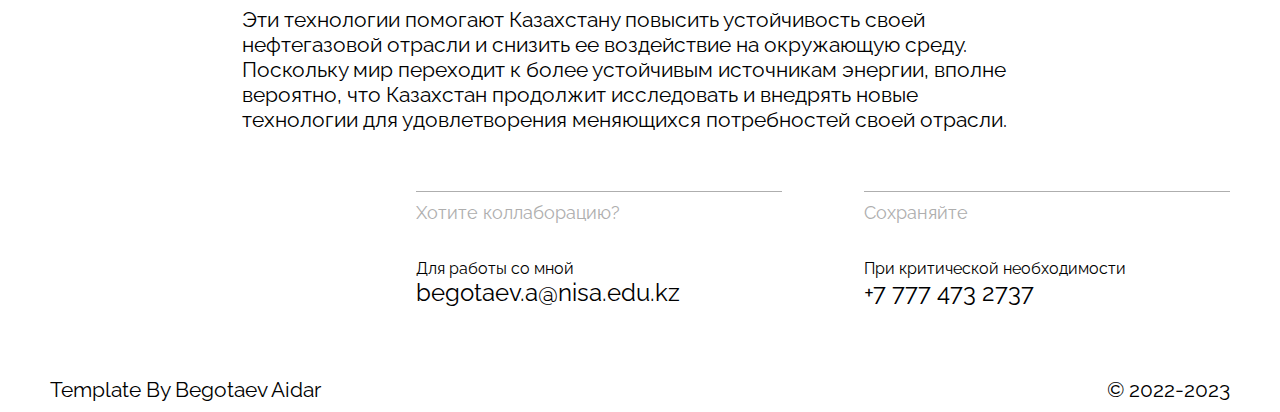
<file: article4.html>
<!DOCTYPE html>
<html>
<head>
	<meta charset="utf-8">
	<meta name="viewport" content="width=device-width, initial-scale=1">
	<title>KazFuel</title>
	<link rel="stylesheet" type="text/css" href="css/style.css">
</head>
<body>
	<header >
		<div class="container">
			<div id="indexHeader" class="header">
					<a href="index.html">
						<div class="logo">
							<img src="img/logo.png">
							<div class="logo-title1">kazakh</div>
							<div class="logo-title2">fuel industry</div>
						</div>
					</a>
				<ul>
					<a href="index.html"><li>ДОМОЙ</li></a>
					<a href="bibliography.html"><li>БИБЛИОГРАФИЯ</li></a>
				</ul>
			</div>
		</div>
	</header>
	<div class="container">
		<div class="linkline">
			<div class="linkline-card"><a href="index.html">Главная</a></div>
			<img src="img/arrow.png">
			<div class="linkline-card"><a href="index.html#news">Новости</a></div>
			<img src="img/arrow.png">
		</div>
	</div>
	<article>
		<div class="container">
					<div class="article-title">
						Устойчивое развитие в нефтегазовой отрасли Казахстана
					</div>
					<div class="article-subtitle">
						Какие технологии применяются Казахстаном, чтобы решить глобальные проблемы? Можно ли назвать наше развитие устойчивым?
					</div>
					<img src="img/news2.png">
					<div class="article-text">
						Казахстан использует несколько новых технологий в нефтегазовой отрасли для повышения устойчивости и снижения воздействия на окружающую среду. Некоторые из них включают:<br><br>

Методы повышения нефтеотдачи: Казахстан использует новые методы повышения нефтеотдачи, такие как закачка диоксида углерода, для увеличения объема добычи нефти из существующих скважин. Это не только увеличивает производство, но и помогает снизить воздействие добычи нефти на окружающую среду.<br>

Технология интеллектуальных месторождений: Технология интеллектуальных месторождений, включающая использование датчиков, автоматизации и анализа данных, используется в Казахстане для оптимизации производства, снижения затрат и улучшения экологических показателей.<br>

Сокращение сжигания попутного газа: Казахстан внедряет технологию сокращения сжигания попутного газа, то есть сжигания избыточного природного газа, связанного с добычей нефти. Сжигание попутного газа выбрасывает в атмосферу большое количество парниковых газов, способствуя изменению климата.<br>

Улавливание и хранение углерода: Казахстан изучает возможность использования технологии улавливания и хранения углерода (CCS) для сокращения выбросов парниковых газов. CCS включает улавливание углекислого газа в промышленных процессах и его хранение под землей, а не выброс в атмосферу.<br>

Возобновляемые источники энергии: Казахстан инвестирует в возобновляемые источники энергии, такие как ветровая и солнечная энергия, чтобы диверсифицировать свой энергетический баланс и снизить свою зависимость от ископаемого топлива.<br><br>

Эти технологии помогают Казахстану повысить устойчивость своей нефтегазовой отрасли и снизить ее воздействие на окружающую среду. Поскольку мир переходит к более устойчивым источникам энергии, вполне вероятно, что Казахстан продолжит исследовать и внедрять новые технологии для удовлетворения меняющихся потребностей своей отрасли.


		</div>
		
	</div>
	</article>

	<div class="container">
		<div class="footer">
			<div class="footer-l">
				
			</div>
			<div class="footer-r">
				<div class="footer-card">
					<div class="footer-question">
						Хотите коллаборацию?
					</div>
					<div class="footer-subtitle">
						Для работы со мной
					</div>
					<div class="footer-title">
						begotaev.a@nisa.edu.kz
					</div>
				</div>
				<div class="footer-card">
					<div class="footer-question">
						Сохраняйте
					</div>
					<div class="footer-subtitle">
						При критической необходимости
					</div>
					<div class="footer-title">
						+7 777 473 2737
					</div>
				</div>
			</div>
		</div>
	</div>
	<footer>
		<div id="articles"class="container">
			<div class="footer-f">
				Template By Begotaev Aidar 
			</div>
			<div class="footer-s">
				© 2022-2023
			</div>
		</div>
	</footer>
</body>
</html>
</file>
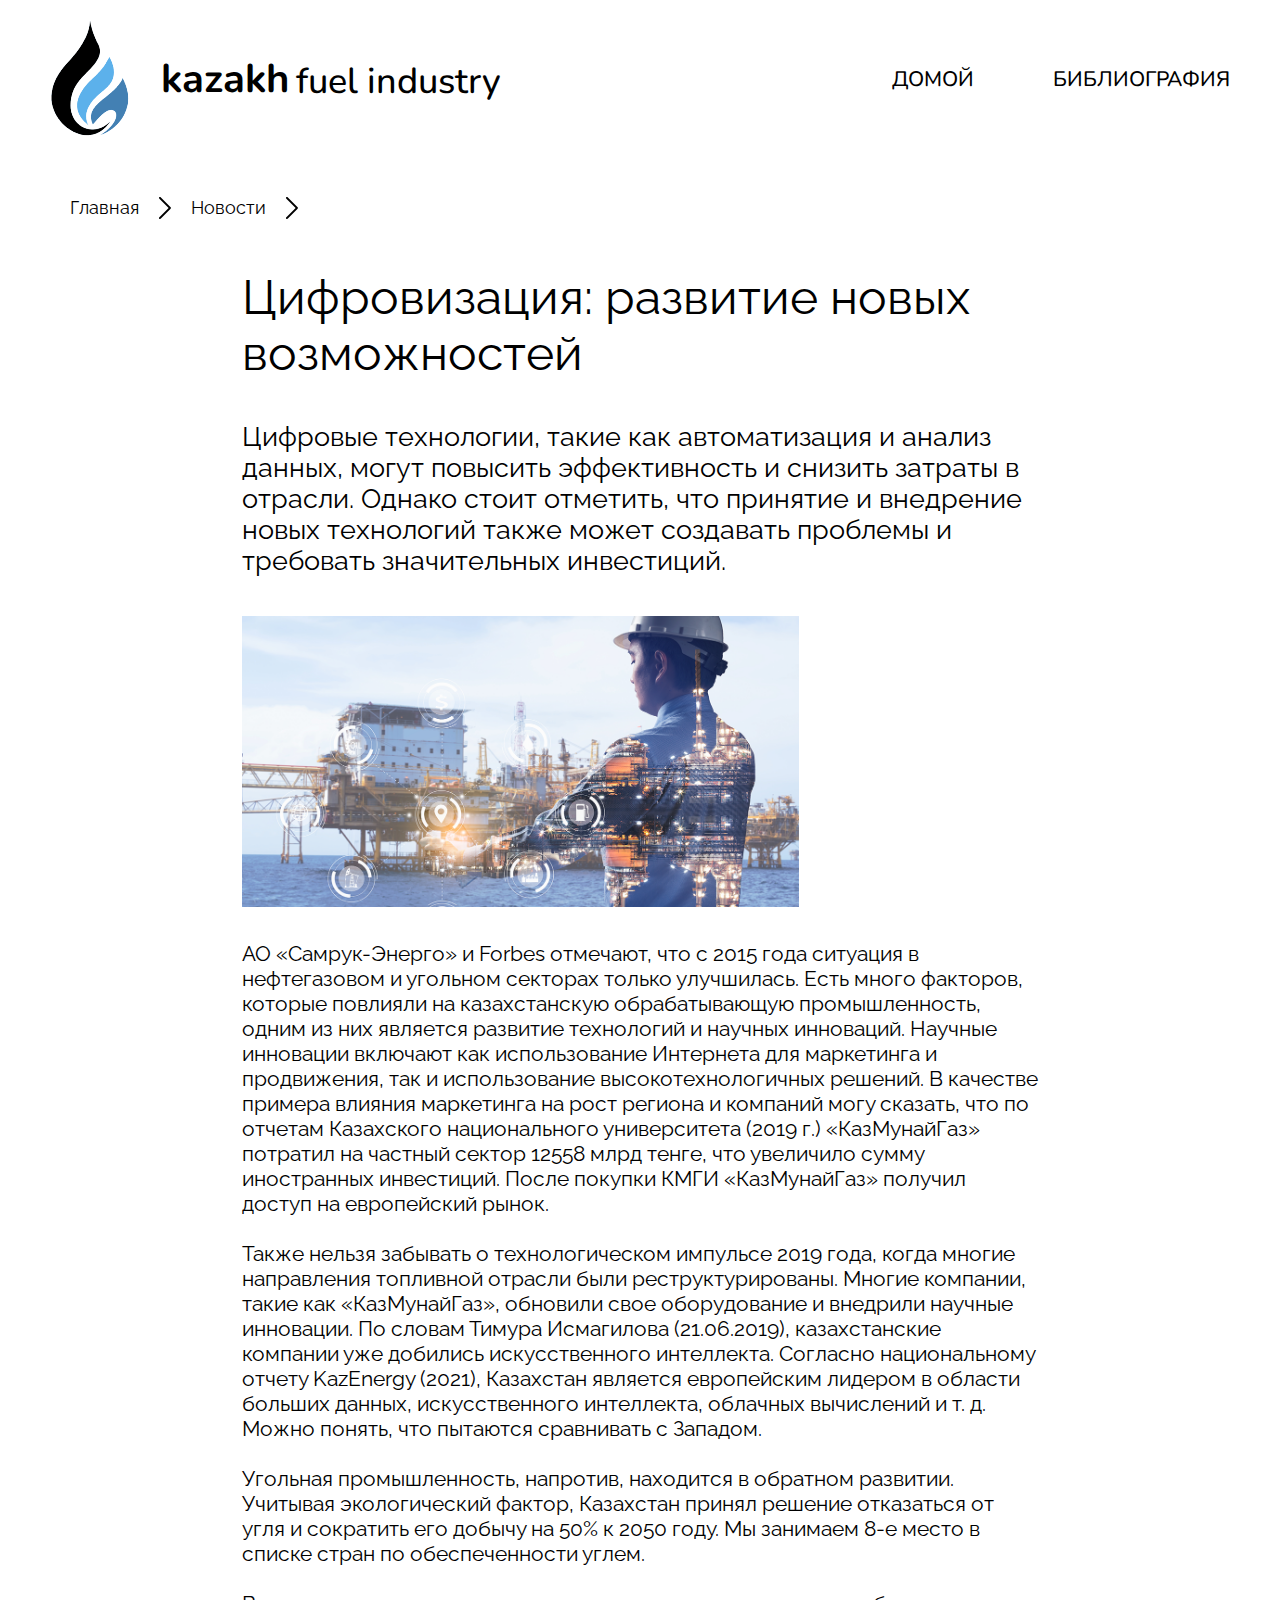
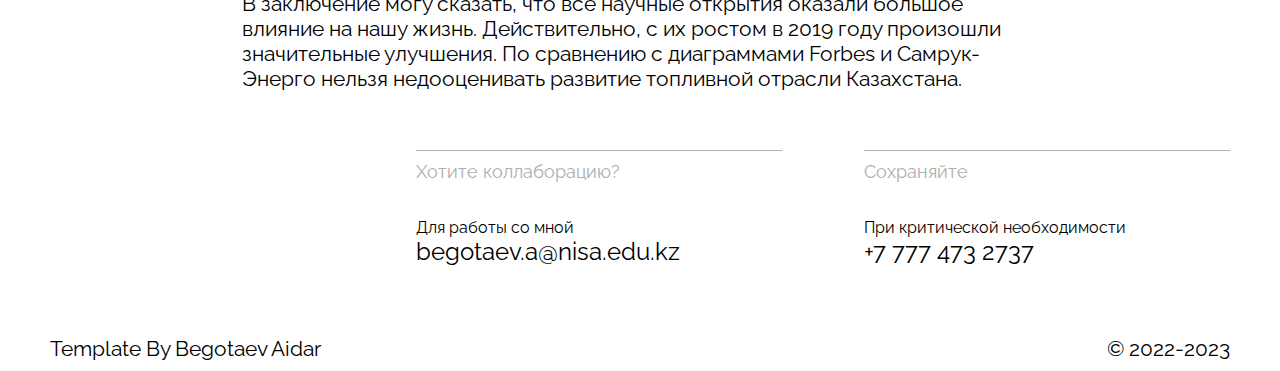
<file: article5.html>
<!DOCTYPE html>
<html>
<head>
	<meta charset="utf-8">
	<meta name="viewport" content="width=device-width, initial-scale=1">
	<title>KazFuel</title>
	<link rel="stylesheet" type="text/css" href="css/style.css">
</head>
<body>
	<header >
		<div class="container">
			<div id="indexHeader" class="header">
					<a href="index.html">
						<div class="logo">
							<img src="img/logo.png">
							<div class="logo-title1">kazakh</div>
							<div class="logo-title2">fuel industry</div>
						</div>
					</a>
				<ul>
					<a href="index.html"><li>ДОМОЙ</li></a>
					<a href="bibliography.html"><li>БИБЛИОГРАФИЯ</li></a>
				</ul>
			</div>
		</div>
	</header>
	<div class="container">
		<div class="linkline">
			<div class="linkline-card"><a href="index.html">Главная</a></div>
			<img src="img/arrow.png">
			<div class="linkline-card"><a href="index.html#news">Новости</a></div>
			<img src="img/arrow.png">
		</div>
	</div>
	<article>
		<div class="container">
					<div class="article-title">
						Цифровизация: развитие новых возможностей
					</div>
					<div class="article-subtitle">
						Цифровые технологии, такие как автоматизация и анализ данных, могут повысить эффективность и снизить затраты в отрасли. Однако стоит отметить, что принятие и внедрение новых технологий также может создавать проблемы и требовать значительных инвестиций.
					</div>
					<img src="img/news5.png">
					<div class="article-text">
						АО «Самрук-Энерго» и Forbes отмечают, что с 2015 года ситуация в нефтегазовом и угольном секторах только улучшилась. Есть много факторов, которые повлияли на казахстанскую обрабатывающую промышленность, одним из них является развитие технологий и научных инноваций. Научные инновации включают как использование Интернета для маркетинга и продвижения, так и использование высокотехнологичных решений. В качестве примера влияния маркетинга на рост региона и компаний могу сказать, что по отчетам Казахского национального университета (2019 г.) «КазМунайГаз» потратил на частный сектор 12558 млрд тенге, что увеличило сумму иностранных инвестиций. После покупки КМГИ «КазМунайГаз» получил доступ на европейский рынок. <br><br>
						Также нельзя забывать о технологическом импульсе 2019 года, когда многие направления топливной отрасли были реструктурированы. Многие компании, такие как «КазМунайГаз», обновили свое оборудование и внедрили научные инновации. По словам Тимура Исмагилова (21.06.2019), казахстанские компании уже добились искусственного интеллекта. Согласно национальному отчету KazEnergy (2021), Казахстан является европейским лидером в области больших данных, искусственного интеллекта, облачных вычислений и т. д. Можно понять, что пытаются сравнивать с Западом.<br><br>
						Угольная промышленность, напротив, находится в обратном развитии. Учитывая экологический фактор, Казахстан принял решение отказаться от угля и сократить его добычу на 50% к 2050 году. Мы занимаем 8-е место в списке стран по обеспеченности углем. <br><br>
						В заключение могу сказать, что все научные открытия оказали большое влияние на нашу жизнь. Действительно, с их ростом в 2019 году произошли значительные улучшения. По сравнению с диаграммами Forbes и Самрук-Энерго нельзя недооценивать развитие топливной отрасли Казахстана.

					</div>
		</div>
		
	</article>
	<div class="container">
		<div class="footer">
			<div class="footer-l">
				
			</div>
			<div class="footer-r">
				<div class="footer-card">
					<div class="footer-question">
						Хотите коллаборацию?
					</div>
					<div class="footer-subtitle">
						Для работы со мной
					</div>
					<div class="footer-title">
						begotaev.a@nisa.edu.kz
					</div>
				</div>
				<div class="footer-card">
					<div class="footer-question">
						Сохраняйте
					</div>
					<div class="footer-subtitle">
						При критической необходимости
					</div>
					<div class="footer-title">
						+7 777 473 2737
					</div>
				</div>
			</div>
		</div>
	</div>
	<footer>
		<div id="articles"class="container">
			<div class="footer-f">
				Template By Begotaev Aidar 
			</div>
			<div class="footer-s">
				© 2022-2023
			</div>
		</div>
	</footer>
</body>
</html>
</file>
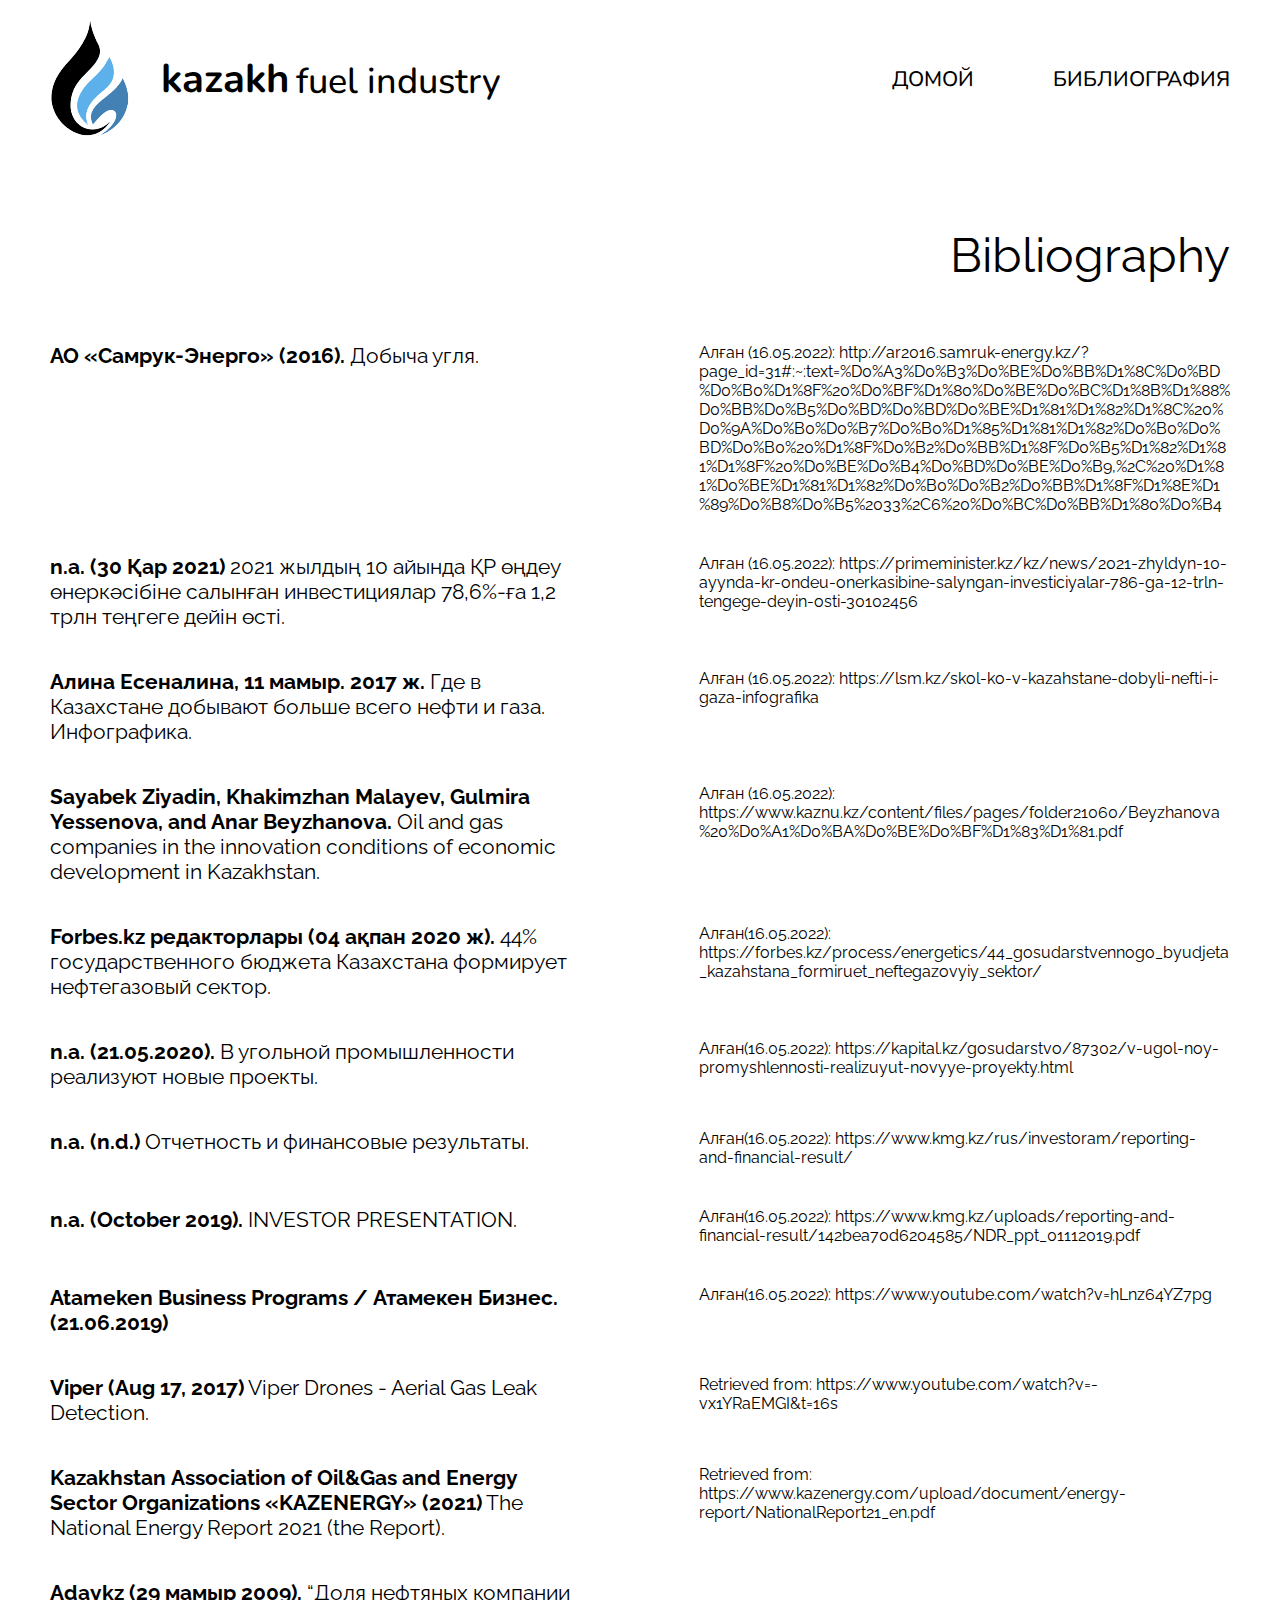
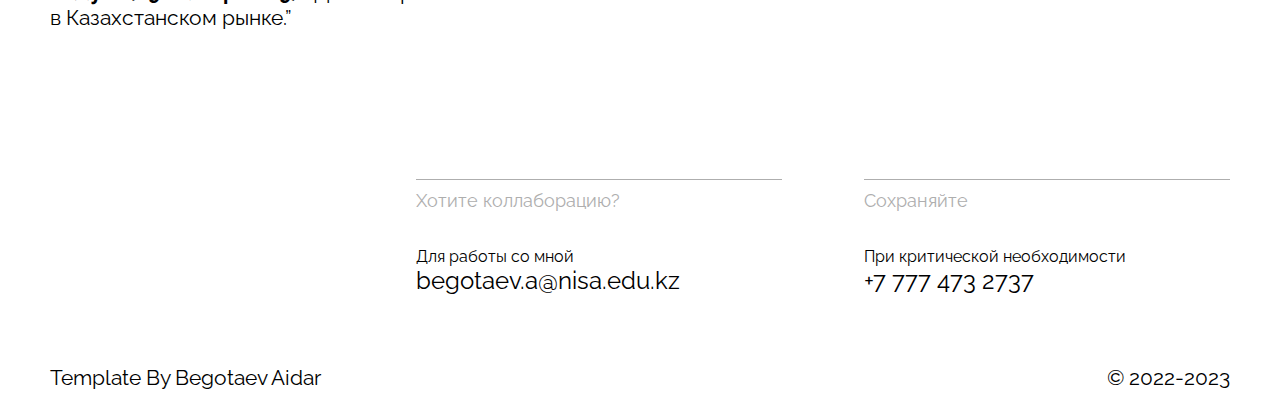
<file: bibliography.html>
<!DOCTYPE html>
<html>
<head>
	<meta charset="utf-8">
	<meta name="viewport" content="width=device-width, initial-scale=1">
	<title>KazFuel</title>
	<link rel="stylesheet" type="text/css" href="css/style.css">
</head>
<body>
	<header >
		<div class="container">
			<div id="indexHeader" class="header">
					<a href="index.html">
						<div class="logo">
							<img src="img/logo.png">
							<div class="logo-title1">kazakh</div>
							<div class="logo-title2">fuel industry</div>
						</div>
					</a>
				<ul>
					<a href="index.html"><li>ДОМОЙ</li></a>
					<a href="bibliography.html"><li>БИБЛИОГРАФИЯ</li></a>
				</ul>
			</div>
		</div>
	</header>
	<div class="container">
			<div class="vid-subtitle oo">
				<div class="biblititle">
					Bibliography
				</div>
				<div class="biblicards">
					<div class="biblicard">
						<div class="biblileft">
							<strong>АО «Самрук-Энерго» (2016).</strong> Добыча угля.
						</div>
						<div class="bibliright">
							Алған (16.05.2022): http://ar2016.samruk-energy.kz/?page_id=31#:~:text=%D0%A3%D0%B3%D0%BE%D0%BB%D1%8C%D0%BD%D0%B0%D1%8F%20%D0%BF%D1%80%D0%BE%D0%BC%D1%8B%D1%88%D0%BB%D0%B5%D0%BD%D0%BD%D0%BE%D1%81%D1%82%D1%8C%20%D0%9A%D0%B0%D0%B7%D0%B0%D1%85%D1%81%D1%82%D0%B0%D0%BD%D0%B0%20%D1%8F%D0%B2%D0%BB%D1%8F%D0%B5%D1%82%D1%81%D1%8F%20%D0%BE%D0%B4%D0%BD%D0%BE%D0%B9,%2C%20%D1%81%D0%BE%D1%81%D1%82%D0%B0%D0%B2%D0%BB%D1%8F%D1%8E%D1%89%D0%B8%D0%B5%2033%2C6%20%D0%BC%D0%BB%D1%80%D0%B4
						</div>
					</div>
					<div class="biblicard">
						<div class="biblileft">
							<strong>n.a. (30 Қар 2021)</strong> 2021 жылдың 10 айында ҚР өңдеу өнеркәсібіне салынған инвестициялар 78,6%-ға 1,2 трлн теңгеге дейін өсті.
						</div>
						<div class="bibliright">
							Алған (16.05.2022): https://primeminister.kz/kz/news/2021-zhyldyn-10-ayynda-kr-ondeu-onerkasibine-salyngan-investiciyalar-786-ga-12-trln-tengege-deyin-osti-30102456 

						</div>
					</div>
					<div class="biblicard">
						<div class="biblileft">
							<strong>Алина Есеналина, 11 мамыр. 2017 ж.</strong> Где в Казахстане добывают больше всего нефти и газа. Инфографика. 
						</div>
						<div class="bibliright">
							Алған (16.05.2022): https://lsm.kz/skol-ko-v-kazahstane-dobyli-nefti-i-gaza-infografika
						</div>
					</div>
					<div class="biblicard">
						<div class="biblileft">
							<strong>Sayabek Ziyadin, Khakimzhan Malayev, Gulmira Yessenova, and Anar Beyzhanova.</strong> Oil and gas companies in the innovation conditions of economic development in Kazakhstan. 
						</div>
						<div class="bibliright">
							Алған (16.05.2022): https://www.kaznu.kz/content/files/pages/folder21060/Beyzhanova%20%D0%A1%D0%BA%D0%BE%D0%BF%D1%83%D1%81.pdf 
						</div>
					</div>
					<div class="biblicard">
						<div class="biblileft">
							<strong>Forbes.kz редакторлары (04 ақпан 2020 ж).</strong> 44% государственного бюджета Казахстана формирует нефтегазовый сектор. 
						</div>
						<div class="bibliright">
							Алған(16.05.2022): https://forbes.kz/process/energetics/44_gosudarstvennogo_byudjeta_kazahstana_formiruet_neftegazovyiy_sektor/
						</div>
					</div>
					<div class="biblicard">
						<div class="biblileft">
							<strong>n.a. (21.05.2020).</strong> В угольной промышленности реализуют новые проекты.
						</div>
						<div class="bibliright">
							Алған(16.05.2022): https://kapital.kz/gosudarstvo/87302/v-ugol-noy-promyshlennosti-realizuyut-novyye-proyekty.html
						</div>
					</div>
					<div class="biblicard">
						<div class="biblileft">
							<strong>n.a. (n.d.) </strong>Отчетность и финансовые результаты.
						</div>
						<div class="bibliright">
							Алған(16.05.2022): https://www.kmg.kz/rus/investoram/reporting-and-financial-result/
						</div>
					</div>
					<div class="biblicard">
						<div class="biblileft">
							<strong>n.a. (October 2019). </strong>INVESTOR PRESENTATION.
						</div>
						<div class="bibliright">
							Алған(16.05.2022): https://www.kmg.kz/uploads/reporting-and-financial-result/142bea70d6204585/NDR_ppt_01112019.pdf
						</div>
					</div>
					<div class="biblicard">
						<div class="biblileft">
							<strong>
Atameken Business Programs / Атамекен Бизнес. (21.06.2019)
</strong>
						</div>
						<div class="bibliright">
							Алған(16.05.2022): https://www.youtube.com/watch?v=hLnz64YZ7pg
						</div>
					</div>
					<div class="biblicard">
						<div class="biblileft">
							<strong>Viper (Aug 17, 2017)</strong> Viper Drones - Aerial Gas Leak Detection.
						</div>
						<div class="bibliright">
							Retrieved from: https://www.youtube.com/watch?v=-vx1YRaEMGI&t=16s
						</div>
					</div>
					<div class="biblicard">
						<div class="biblileft">
							<strong>Kazakhstan Аssociation of Oil&Gas and
Energy Sector Organizations «KAZENERGY» (2021)</strong> The National Energy Report 2021 (the Report). 
						</div>
						<div class="bibliright">
							Retrieved from: https://www.kazenergy.com/upload/document/energy-report/NationalReport21_en.pdf
						</div>
					</div>
					<div class="biblicard">
						<div class="biblileft">
							<strong>Adaykz (29 мамыр 2009). </strong>“Доля нефтяных компании в Казахстанском рынке.” 
						</div>
						<div class="bibliright">
							
						</div>
					</div>
				</div>
				 
		
		


			</div>
			
	</div>
	<div class="container">
		<div class="footer">
			<div class="footer-l">
				
			</div>
			<div class="footer-r">
				<div class="footer-card">
					<div class="footer-question">
						Хотите коллаборацию?
					</div>
					<div class="footer-subtitle">
						Для работы со мной
					</div>
					<div class="footer-title">
						begotaev.a@nisa.edu.kz
					</div>
				</div>
				<div class="footer-card">
					<div class="footer-question">
						Сохраняйте
					</div>
					<div class="footer-subtitle">
						При критической необходимости
					</div>
					<div class="footer-title">
						+7 777 473 2737
					</div>
				</div>
			</div>
		</div>
	</div>
	<footer>
		<div id="articles"class="container">
			<div class="footer-f">
				Template By Begotaev Aidar 
			</div>
			<div class="footer-s">
				© 2022-2023
			</div>
		</div>
	</footer>
</body>
</html>
</file>
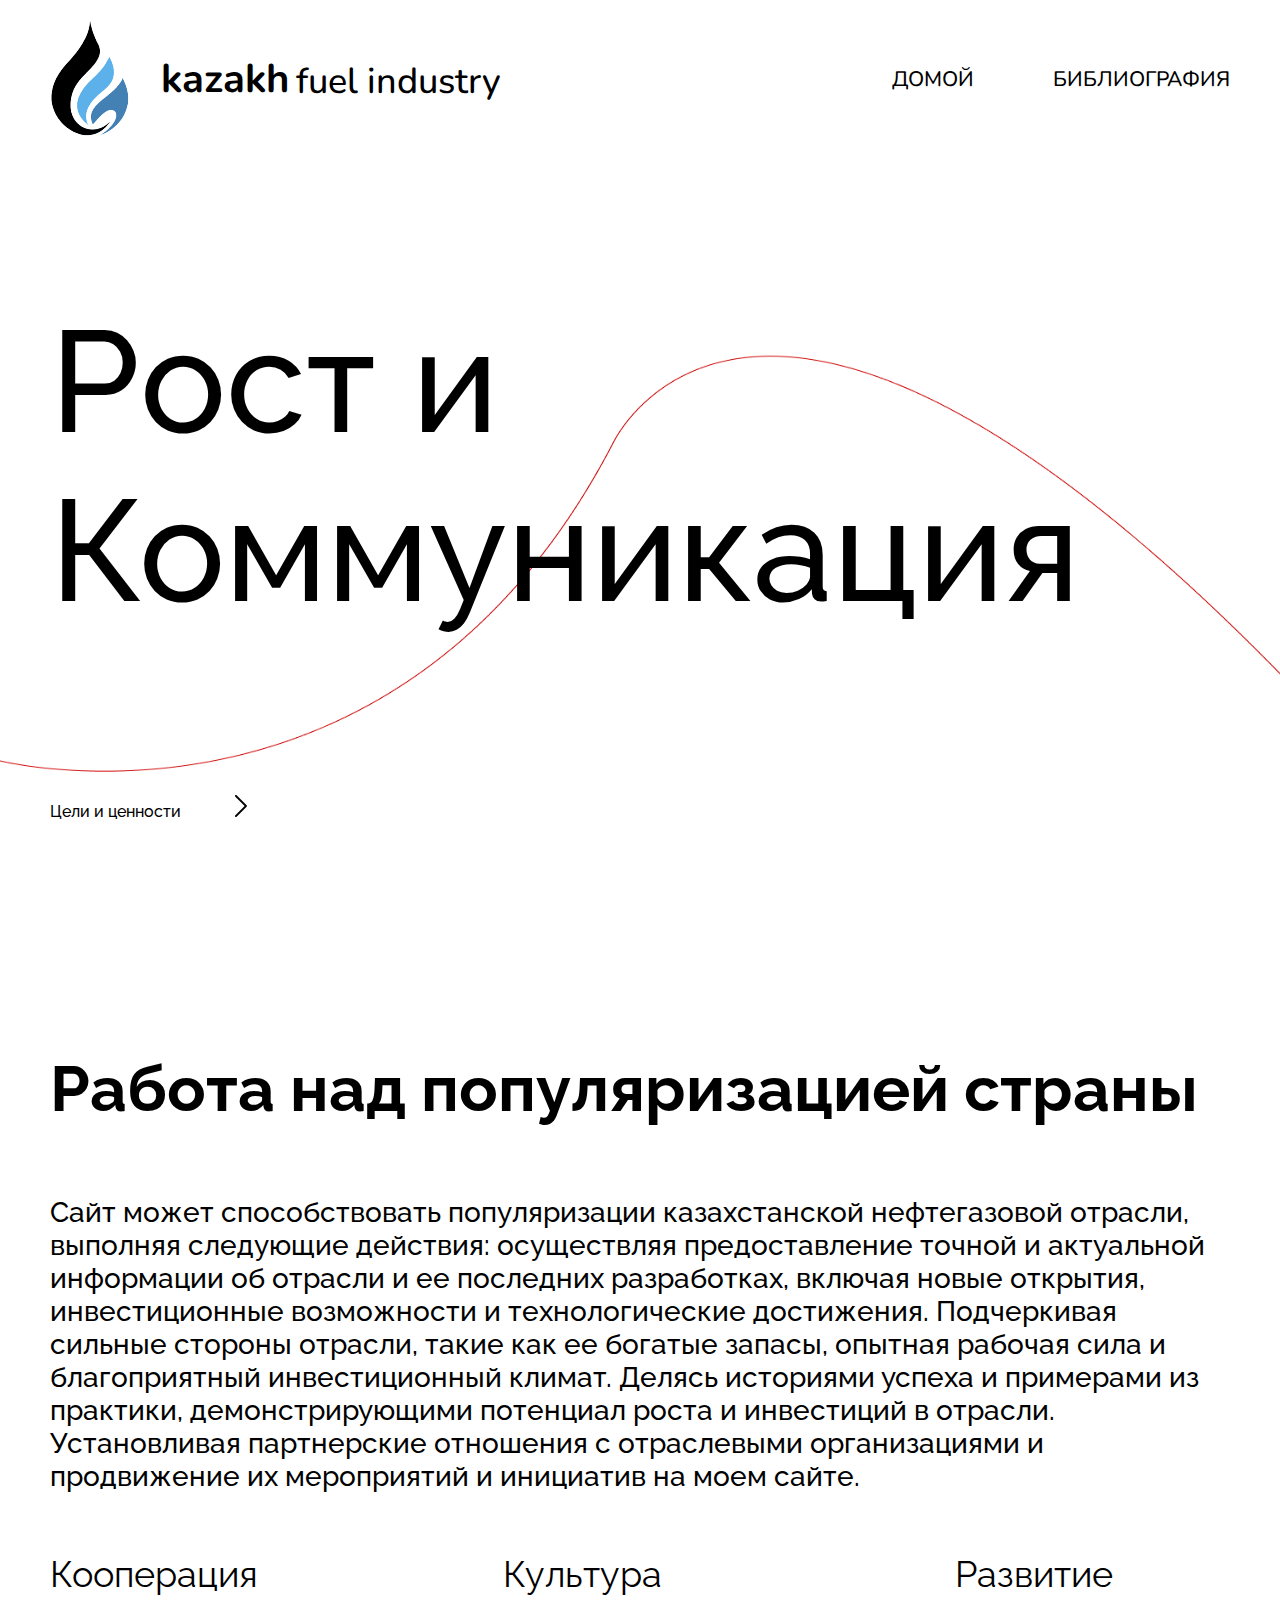
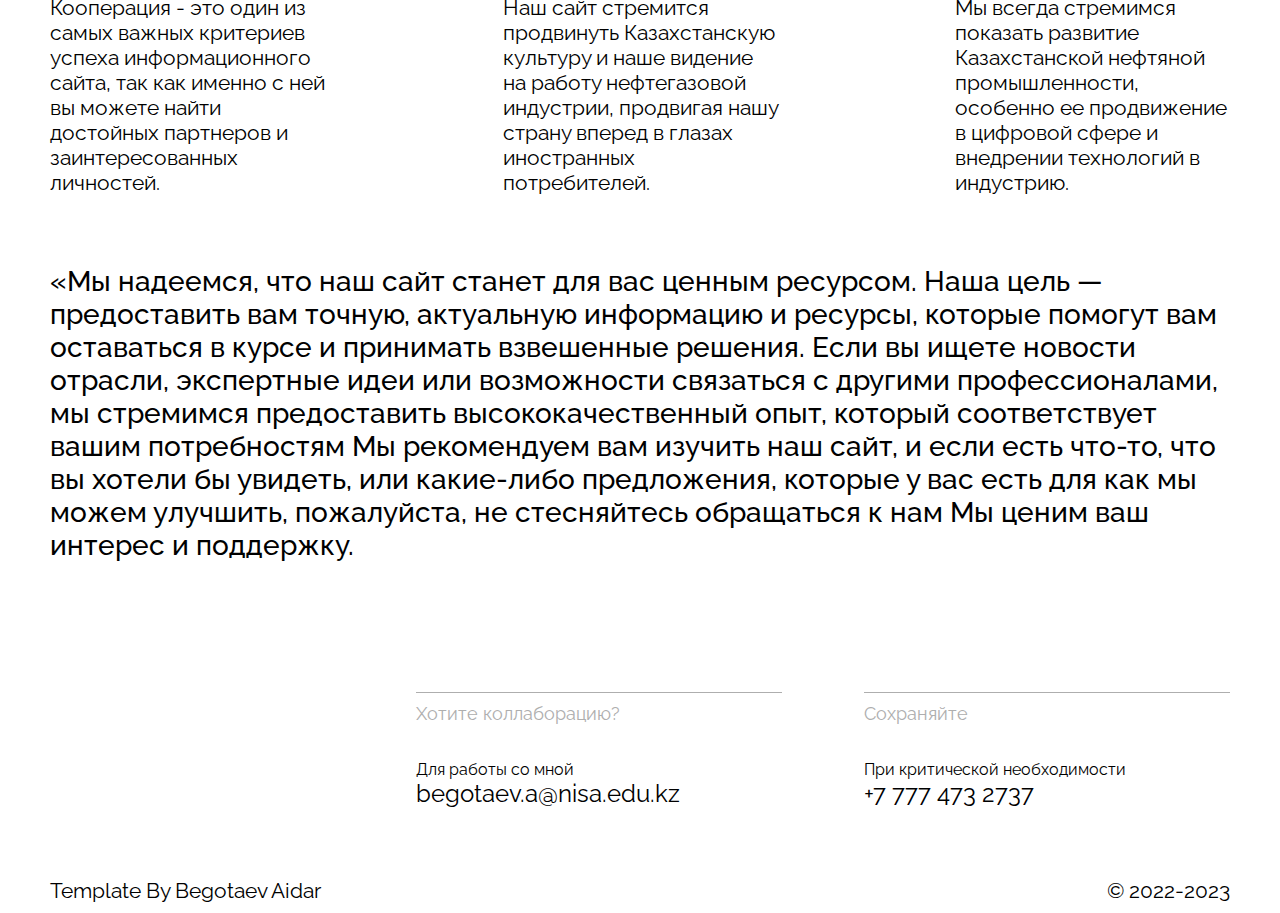
<file: contacts.html>
<!DOCTYPE html>
<html>
<head>
	<meta charset="utf-8">
	<meta name="viewport" content="width=device-width, initial-scale=1">
	<title>KazFuel</title>
	<link rel="stylesheet" type="text/css" href="css/style.css">
</head>
<body>
	<header >
		<div class="container">
			<div id="indexHeader" class="header">
					<a href="index.html">
						<div class="logo">
							<img src="img/logo.png">
							<div class="logo-title1">kazakh</div>
							<div class="logo-title2">fuel industry</div>
						</div>
					</a>
				<ul>
					<a href="index.html"><li>ДОМОЙ</li></a>
					<a href="bibliography.html"><li>БИБЛИОГРАФИЯ</li></a>
				</ul>
			</div>
		</div>
	</header>
	<div class="titleOuter a">
		<div class="container">
			<div class="titleInner">
				<div class="title">
					Рост и <br>Коммуникация
				</div>
				<div class="subtitle">
					Цели и ценности
					<img src="img/arrow.png">
				</div>
			</div>
		</div>
	</div>
	<div class="view">
		<div class="container">
			<div class="vtitle">
				Работа над популяризацией страны
			</div>
			<div class="vtext">
				Сайт может способствовать популяризации казахстанской нефтегазовой отрасли, выполняя следующие действия: осуществляя предоставление точной и актуальной информации об отрасли и ее последних разработках, включая новые открытия, инвестиционные возможности и технологические достижения. Подчеркивая сильные стороны отрасли, такие как ее богатые запасы, опытная рабочая сила и благоприятный инвестиционный климат. Делясь историями успеха и примерами из практики, демонстрирующими потенциал роста и инвестиций в отрасли. Установливая партнерские отношения с отраслевыми организациями и продвижение их мероприятий и инициатив на моем сайте.
			</div>
			<div class="cards">
						<div class="card">
							<div class="card-title">
								Кооперация
							</div>
							<div class="card-text">
								Кооперация - это один из самых важных критериев успеха информационного сайта, так как именно с ней вы можете найти достойных партнеров и заинтересованных личностей.
							</div>
						</div>
						<div class="card">
							<div class="card-title">
								Культура
							</div>
							<div class="card-text">
								Наш сайт стремится продвинуть Казахстанскую культуру и наше видение на работу нефтегазовой индустрии, продвигая нашу страну вперед в глазах иностранных потребителей.
							</div>
						</div>
						<div class="card">
							<div class="card-title">
								Развитие
							</div>
							<div class="card-text">
								Мы всегда стремимся показать развитие Казахстанской нефтяной промышленности, особенно ее продвижение в цифровой сфере и внедрении технологий в индустрию.
							</div>
						</div>
			</div>
			<div class="vtext">
					«Мы надеемся, что наш сайт станет для вас ценным ресурсом. Наша цель — предоставить вам точную, актуальную информацию и ресурсы, которые помогут вам оставаться в курсе и принимать взвешенные решения. Если вы ищете новости отрасли, экспертные идеи или возможности связаться с другими профессионалами, мы стремимся предоставить высококачественный опыт, который соответствует вашим потребностям Мы рекомендуем вам изучить наш сайт, и если есть что-то, что вы хотели бы увидеть, или какие-либо предложения, которые у вас есть для как мы можем улучшить, пожалуйста, не стесняйтесь обращаться к нам Мы ценим ваш интерес и поддержку.
			</div>
		</div>
	</div>
	<div class="container">
		<div class="footer">
			<div class="footer-l">
				
			</div>
			<div class="footer-r">
				<div class="footer-card">
					<div class="footer-question">
						Хотите коллаборацию?
					</div>
					<div class="footer-subtitle">
						Для работы со мной
					</div>
					<div class="footer-title">
						begotaev.a@nisa.edu.kz
					</div>
				</div>
				<div class="footer-card">
					<div class="footer-question">
						Сохраняйте
					</div>
					<div class="footer-subtitle">
						При критической необходимости
					</div>
					<div class="footer-title">
						+7 777 473 2737
					</div>
				</div>
			</div>
		</div>
	</div>
	<footer>
		<div id="articles"class="container">
			<div class="footer-f">
				Template By Begotaev Aidar 
			</div>
			<div class="footer-s">
				© 2022-2023
			</div>
		</div>
	</footer>
</body>
</html>
</file>
<file: css/style.css>
@import url('https://fonts.googleapis.com/css2?family=Nunito:wght@300;400;500;600;700;800&display=swap');
@import url('https://fonts.googleapis.com/css2?family=Raleway:wght@300;400;500;600;700;800&display=swap');
body{
	margin: 0;
	padding: 0;
	font-family: Raleway;
}
header{
	margin-top: 20px;
}
.container{
	margin: 0 auto;
	width: 100%;
	padding: 0 50px;
	max-width: 1570px;
}
*{
	box-sizing: border-box;
}
a{
	text-decoration: none;
	color: black;
}
.logo img{
	width: 79px;
	height: 117px;
}
.logo{
	display: flex;
	align-items: center;
}

.logo-title1{
	
	font-weight: 700;
	font-size: 40px;
	margin-left: 32px;
}
.logo-title2{
	
	font-size: 36px;
	font-weight: 500;
	margin-top: 5px;
	margin-left: 7px;
}
.logo-title1, .logo-title2{
	font-family: Nunito;
}
.header{
	display: flex;
	justify-content: space-between;
	color: white;
}

header ul{
	margin: 0;
	padding: 0;
	display: flex;
	align-items: center;
}
header li{
	margin-left: 79px;
	display: flex;
	font-size: 21px;
	
	font-family: Nunito;
	font-weight: 500;
	transition: all 0.3s ease;
}
header li:hover{
	opacity: 0.5;
	text-decoration: underline;
	transition: 0.4s;

}
#main a, #main li{
	color: white;
}
.logo:hover{
	opacity: 0.5;
	transition: all 0.4s ease-in;
}
#index{
	width: 100%;
    height: 100px;
    position: absolute;  
    top: 0;
    left: 0; 
    z-index: 1000;
}
#indexHeader{
	color: black;
	margin-bottom: 60px;
}
#indexHeader a, #indexHeader li{
	color: black;
}
.backvideo{
    transform: translatez(0);
    position: absolute;
    top: -100%;
    bottom: -100%;
    left: -100%;
    right: -100%;    

    margin: auto;

    min-width: 100%;
    min-height: 100%;
    box-shadow: inset 0px 0px 20px 10px black;
}
#articles{
	color: black;
}
.header-video{
    filter: brightness(75%);
    position: absolute;
    top: 0;
    margin: auto;
    width: 100%;
    height: 100%;
  	z-index: -1;
    overflow: hidden;
    clip-path: 0 0;
    transform: translatez(0);
}
.firstScreen{
	display: flex;
    flex-direction: column;
    justify-content: center;
    padding-top: 100px;
    height: 100vh;
    color: white;
}
.fsp{
	vertical-align: middle;
	transition: all 0.4s ease-in-out;
}
.fsp:hover{
	
	margin-left: 40px;
}
.p{
	font-weight: 600;
	font-size: 48px;
}
.p1{
	font-weight: 700;
	font-size: 196px;
}
.stable{
	width: 100%;
	padding: 120px 0 160px;
}
.stable-title{
	text-align: right;
	font-size: 72px;
	font-weight: 600;
}
.stable2{
	padding-top: 54px;
	display: flex;
	justify-content: space-between;
	align-items: center;
}
.stable-button{
	font-size: 30px;
	width: 280px;

	background-color: rgba(0, 0, 0, 0.1);
	border-radius: 20px;
	padding: 15px 25px;
	display: flex;
	justify-content: center;
	align-items: center;
	transition: all 0.3s ease-in-out;
}
.stable-button:hover{
	background-color: rgba(0, 0, 0, 0.3);
}
.stable-subtitle{
	
	text-align: right;
	font-size: 24px;
}

.coal{
	height: 550px;
	background-size: cover;
	background: url("../img/bg2.png");
}
.coal .container{
	height: 100%;
	display: flex;
	align-items: flex-end;
}
.coal-inner{
	display: flex;
	flex-direction: column;
	padding-bottom: 45px;
	color: white;
	transition: all 0.4s ease-in-out;
}
.coal-inner:hover{
	margin-left: 25px;
}
.coal1{
	font-weight: 600;
	font-size: 42px;
	margin-top: 20px;
	margin-bottom: 20px;
}
.coal2{
	font-weight: 700;
	font-size: 116px;
}
.investments{
	background-color: #F1E8C1;
	padding: 90px 0 80px;
}
.investments-inner{
	display: flex;
	justify-content: space-between;
}
.investments-text{
	max-width: 50%;
}
.investments-title{
	font-size: 27px;
	font-weight: 600;
}
.investments-subtitle{
	padding: 15px 0;
	font-size: 21px;
}
.investments-button{
	font-size: 24px;
	text-decoration: underline;
}
.investments-button a{
	padding-right: 10px;
}
img.invest{
	max-width: 40%;
}
.audit{
	padding: 100px 0;
	background-color: rgba(0,0,0,0.5);
	background: url("../img/bg3.png");
	background-size: cover;
	transition: all 0.6s ease-in-out;
	filter: brightness(90%);
}
.audit:hover{
	filter: brightness(65%);
}
.audit-inner{
	display: flex;
	flex-direction: column;
	align-items: flex-end;
	text-align: right;
	color: white;
}
.audit-title{
	font-size: 48px;
	font-weight: 600;
}
.audit-subtitle{
	font-size: 30px;
	font-weight: 400;
	padding: 30px 0;
}
.audit-button{
	font-size: 27px;
	width: 280px;
	background-color: rgba(78, 78, 78, 0.9);
	border-radius: 20px;
	padding: 15px 0;
	display: flex;
	color: #ffffff;
	justify-content: center;
	align-items: center;
	transition: all 0.3s ease-in-out;
}
.audit-button:hover{
	background-color: rgba(78, 78, 78, 0.5);
}
.audit-button a{
	color: white;
}

.techno{
	padding: 100px 0;

}
.techno-title{
	font-size: 54px;
}
.techno-subtitle{
	padding: 30px 0;
	font-size: 27px;
}
.vid{
	padding: 0px 0 100px;
}
.vid-title{
	font-size: 48px;
}
.vid-subtitle{
	font-size: 21px;
	padding-top: 30px;
	word-wrap: break-word;
}
iframe{
	padding: 40px 0;
}
.vid-inner{
	text-align: right;
}
.o{
	text-align: left;
}
footer{
	padding: 10px 0;
	font-size: 21px;
}
footer .container{
	display: flex;
	justify-content: space-between;
}
.que{
	font-size: 48px;
}
.ques{
	font-size: 32px;
}
.oo{
	padding-bottom: 50px;
}

.news-title{
    font-weight: 500;
    font-size: 30px;
    margin-top: 5%;
    color: black;
    margin-bottom: 25px;
}

.news-cell{
    color: black;
    width: 33%;
    height: 450px;
    margin-right: 20px;
    counter-increment: news-cell;
}
.news img{
    width: 100%;
    height: 300px;
}
.news-author, .news-descriptions, .news-subtitle{
    margin: 10px;
    font-weight: 400;
}
.news-author{
    font-size: 15px;
}
.news-subtitle{
    font-size: 18px;
}
.news-descriptions{
    font-size: 14px;
}
.news-outer{
	margin-bottom: 7%;
}
.footer{
	margin-top: 5%;
	width: 100%;
	display: flex;
	margin-bottom: 60px;
}
.footer-r{
	width: 100%;
	align-self: flex-end;
	display: flex;
	justify-content: space-between;
}
.footer-l{
	width:45%;
}
.footer-card{
	width: 45%;
	border-top: 1px solid #AEAEAE;
}
.footer-question{
	margin-top: 10px;
	color: #AEAEAE;
	font-size: 18px;
}
.footer-subtitle{
	margin-top: 36px;
}
.footer-title{
	font-size: 24px;
}
.biblicard{
	margin: 40px 0;
	display: flex;
	justify-content: space-between;
}
.biblititle{
	width: 100%;
	text-align: right;
}
.biblileft{
	font-size: 21px;
	width: 45%;
}
.bibliright{
	font-size: 16px;
	width: 45%;
}
.biblititle{
	font-size: 48px;
	margin-bottom: 60px;
}

.titleOuter{
	background-repeat: no-repeat;
	background-size: 1920px 700px;
	padding-bottom: 175px;
	animation-duration: 3s;
	animation-name: anititle;
}
.titleOuter.a{
	background-image: url(../img/titleVector.png);
}

@keyframes anititle{
	from{
		width: 1%;
	}
	to{
		width: 100%;
	}
}

.titleInner{
	font-weight: 500;
	animation-duration: 3s;
	animation-name: anitext;
}
@keyframes anitext{
	from{
		width: 1170px;
	}
	to{
		width: 1170px;
	}
}
.view img{
	transition: 0.5s;
	margin: 0;
}
.view img:hover{
	transition: 1s;
	margin-left: 40px;
}
.title{
	margin: 160px 0;
	font-size: 144px;
}
.subtitle img{
	margin-left: 50px;
}




.view{
	display: flex;
	flex-direction: column;
	align-items: center;
	margin-bottom: 130px;
}
.vtitle{
	margin: 55px 0 70px;
	font-weight: 700;
	font-size: 64px;
}
.vtext{

	font-weight: 500;
	font-size: 28px;
}
.view .cards{
	margin: 60px 0 70px;
	align-items: flex-start;
}
.view .cards img{
	padding-top: 25px;
}
.view .card{
	max-width: 275px;
}
.view .card-title{
	font-size: 36px;
}
.view .card-text{
	font-size: 21px;
}
.cards{
	display: flex;
	justify-content: space-between;
}
.linkline{
	margin: 50px 0;
	display: flex;
	font-size: 18px;
}
.linkline-card{
	margin: 0 20px;
}
.linkline-card img{
	height: 12px;
}
article {
	max-width: 70%;
	margin: 0 auto;
}
.article-title{
	font-size: 48px;
	margin-bottom: 40px;
}
article img{
	max-width: 70%;
}
.article-text{
	margin-top: 30px;
	font-size: 21px;
}
.article-subtitle{
	margin-bottom: 40px;
	font-size: 27px;
}
#aaaa{
	margin-top: 40px;
}
</file>
